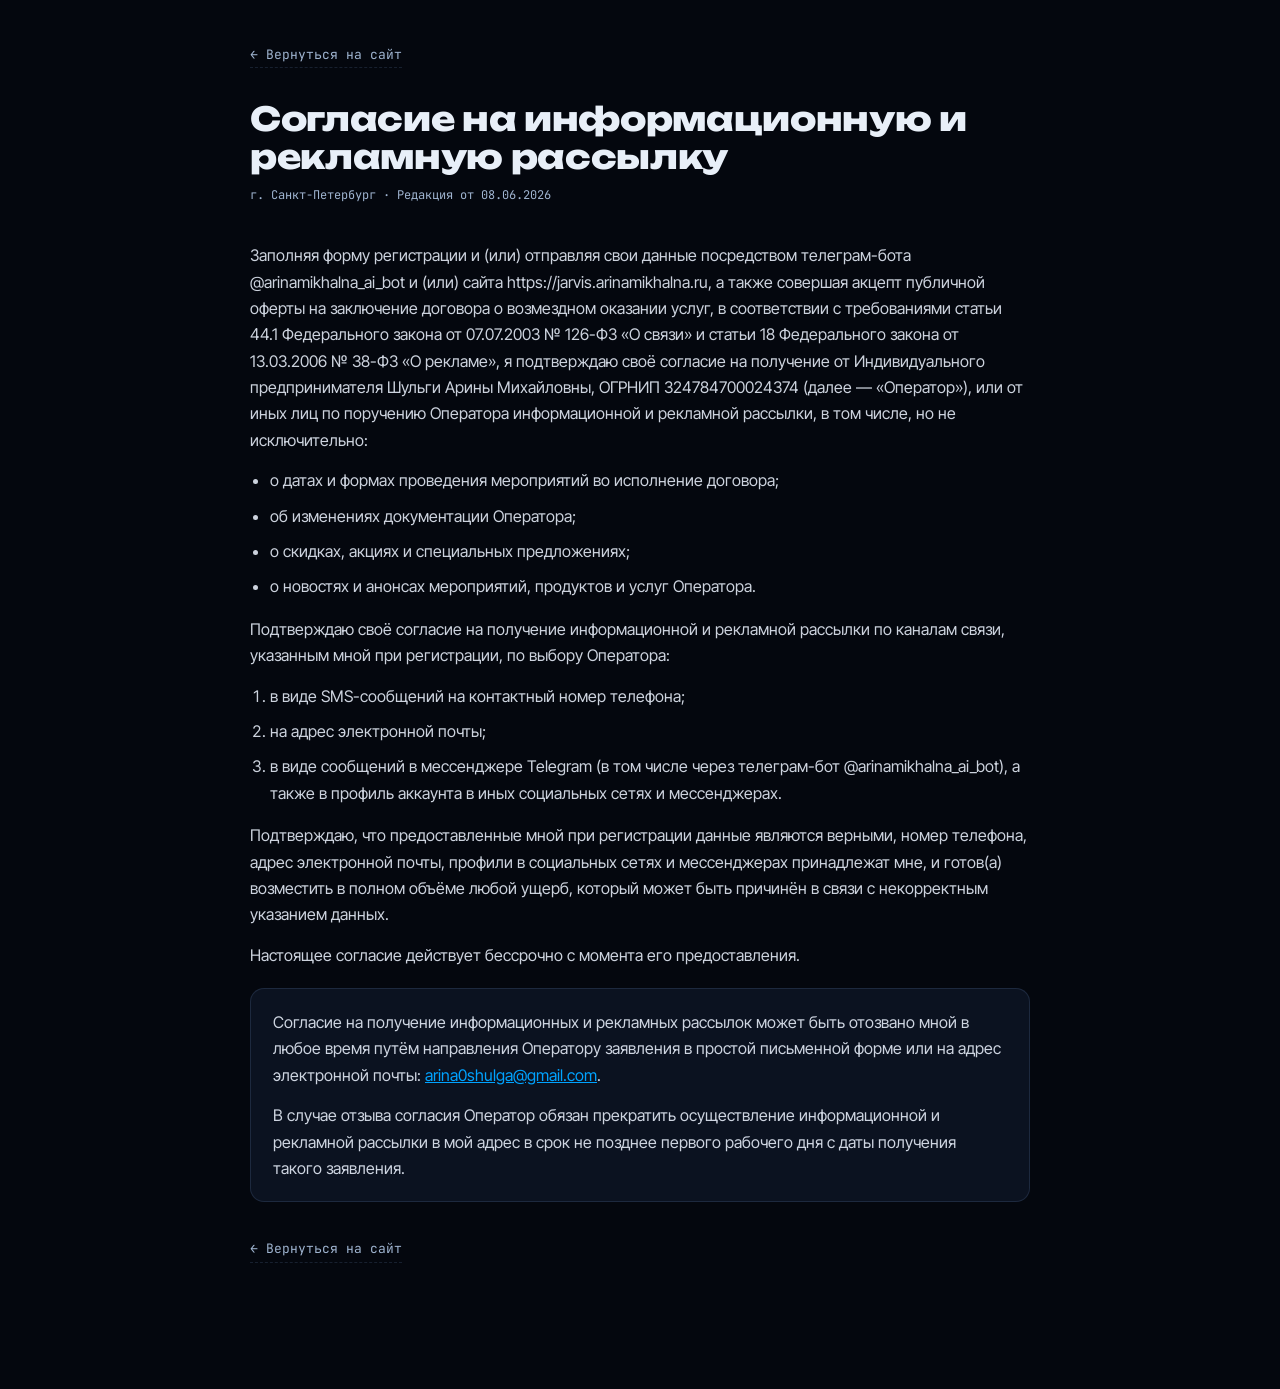
<file: consent.html>
<!DOCTYPE html>
<html lang="ru">
<head>
<meta charset="UTF-8" />
<meta name="viewport" content="width=device-width, initial-scale=1.0, viewport-fit=cover" />
<title>Согласие на информационную и рекламную рассылку — ДЖАРВИС за вечер</title>
<meta name="robots" content="index, follow" />
<link rel="icon" href="favicon.svg" type="image/svg+xml" />
<link rel="preconnect" href="https://fonts.googleapis.com" />
<link rel="preconnect" href="https://fonts.gstatic.com" crossorigin />
<link href="https://fonts.googleapis.com/css2?family=Unbounded:wght@600;800&family=JetBrains+Mono:wght@400;700&family=Inter+Tight:wght@400;500;600&display=swap" rel="stylesheet" />
<style>
  :root{--bg:#04070e;--panel:#0b1220;--line:rgba(122,162,214,.16);--accent:#00A3FF;--text:#e8eff8;--dim:#9fb4d0}
  *{margin:0;padding:0;box-sizing:border-box}
  body{background:var(--bg);color:var(--text);font-family:"Inter Tight",-apple-system,sans-serif;
       line-height:1.65;font-size:16px;-webkit-text-size-adjust:100%}
  .wrap{max-width:820px;margin:0 auto;padding:40px 20px 80px}
  .back{display:inline-block;font-family:"JetBrains Mono",monospace;font-size:13px;color:var(--dim);
        text-decoration:none;margin-bottom:32px;border-bottom:1px dashed var(--line);padding-bottom:2px}
  .back:hover{color:var(--accent);border-color:var(--accent)}
  h1{font-family:"Unbounded",sans-serif;font-weight:800;font-size:clamp(22px,4.2vw,33px);
     line-height:1.15;margin-bottom:10px;letter-spacing:-.01em}
  .upd{font-family:"JetBrains Mono",monospace;font-size:12px;color:var(--dim);margin-bottom:36px}
  p{margin-bottom:14px;color:rgba(232,239,250,.88)}
  ul,ol{margin:0 0 16px 20px}
  li{margin-bottom:9px;color:rgba(232,239,250,.88)}
  a{color:var(--accent)}
  .card{background:var(--panel);border:1px solid var(--line);border-radius:14px;padding:20px 22px;margin:20px 0}
  .card p:last-child{margin-bottom:0}
</style>
</head>
<body>
<div class="wrap">

  <a class="back" href="/">← Вернуться на сайт</a>

  <h1>Согласие на информационную и рекламную рассылку</h1>
  <div class="upd">г. Санкт-Петербург · Редакция от 08.06.2026</div>

  <p>Заполняя форму регистрации и (или) отправляя свои данные посредством телеграм-бота
     @arinamikhalna_ai_bot и (или) сайта https://jarvis.arinamikhalna.ru, а также совершая акцепт
     публичной оферты на заключение договора о возмездном оказании услуг, в соответствии с требованиями
     статьи 44.1 Федерального закона от 07.07.2003 № 126-ФЗ «О связи» и статьи 18 Федерального закона
     от 13.03.2006 № 38-ФЗ «О рекламе», я подтверждаю своё согласие на получение от Индивидуального
     предпринимателя Шульги Арины Михайловны, ОГРНИП 324784700024374 (далее — «Оператор»), или от иных
     лиц по поручению Оператора информационной и рекламной рассылки, в том числе, но не исключительно:</p>
  <ul>
    <li>о датах и формах проведения мероприятий во исполнение договора;</li>
    <li>об изменениях документации Оператора;</li>
    <li>о скидках, акциях и специальных предложениях;</li>
    <li>о новостях и анонсах мероприятий, продуктов и услуг Оператора.</li>
  </ul>

  <p>Подтверждаю своё согласие на получение информационной и рекламной рассылки по каналам связи,
     указанным мной при регистрации, по выбору Оператора:</p>
  <ol>
    <li>в виде SMS-сообщений на контактный номер телефона;</li>
    <li>на адрес электронной почты;</li>
    <li>в виде сообщений в мессенджере Telegram (в том числе через телеграм-бот @arinamikhalna_ai_bot),
        а также в профиль аккаунта в иных социальных сетях и мессенджерах.</li>
  </ol>

  <p>Подтверждаю, что предоставленные мной при регистрации данные являются верными, номер телефона,
     адрес электронной почты, профили в социальных сетях и мессенджерах принадлежат мне, и готов(а)
     возместить в полном объёме любой ущерб, который может быть причинён в связи с некорректным
     указанием данных.</p>

  <p>Настоящее согласие действует бессрочно с момента его предоставления.</p>

  <div class="card">
    <p>Согласие на получение информационных и рекламных рассылок может быть отозвано мной в любое время
       путём направления Оператору заявления в простой письменной форме или на адрес электронной почты:
       <a href="mailto:arina0shulga@gmail.com">arina0shulga@gmail.com</a>.</p>
    <p style="margin-top:10px">В случае отзыва согласия Оператор обязан прекратить осуществление
       информационной и рекламной рассылки в мой адрес в срок не позднее первого рабочего дня с даты
       получения такого заявления.</p>
  </div>

  <p style="margin-top:32px"><a class="back" href="/">← Вернуться на сайт</a></p>

</div>
</body>
</html>
</file>
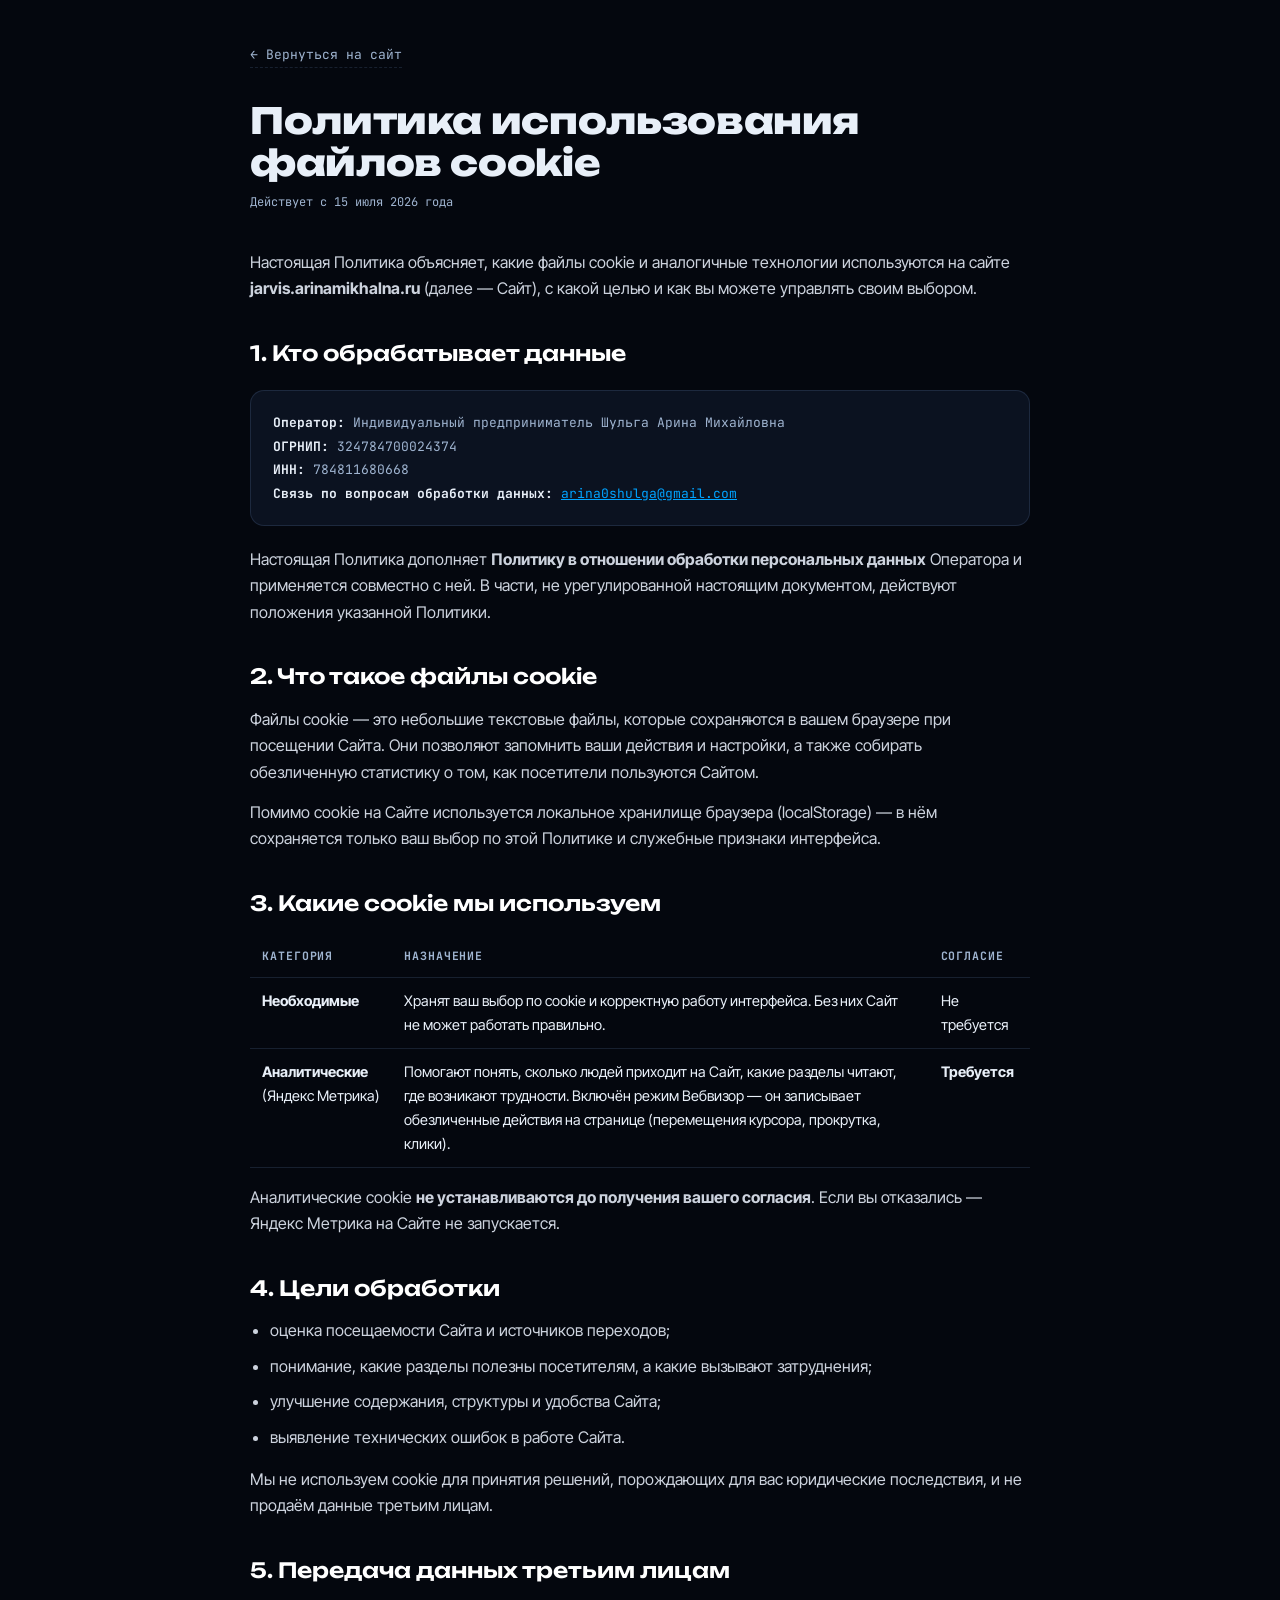
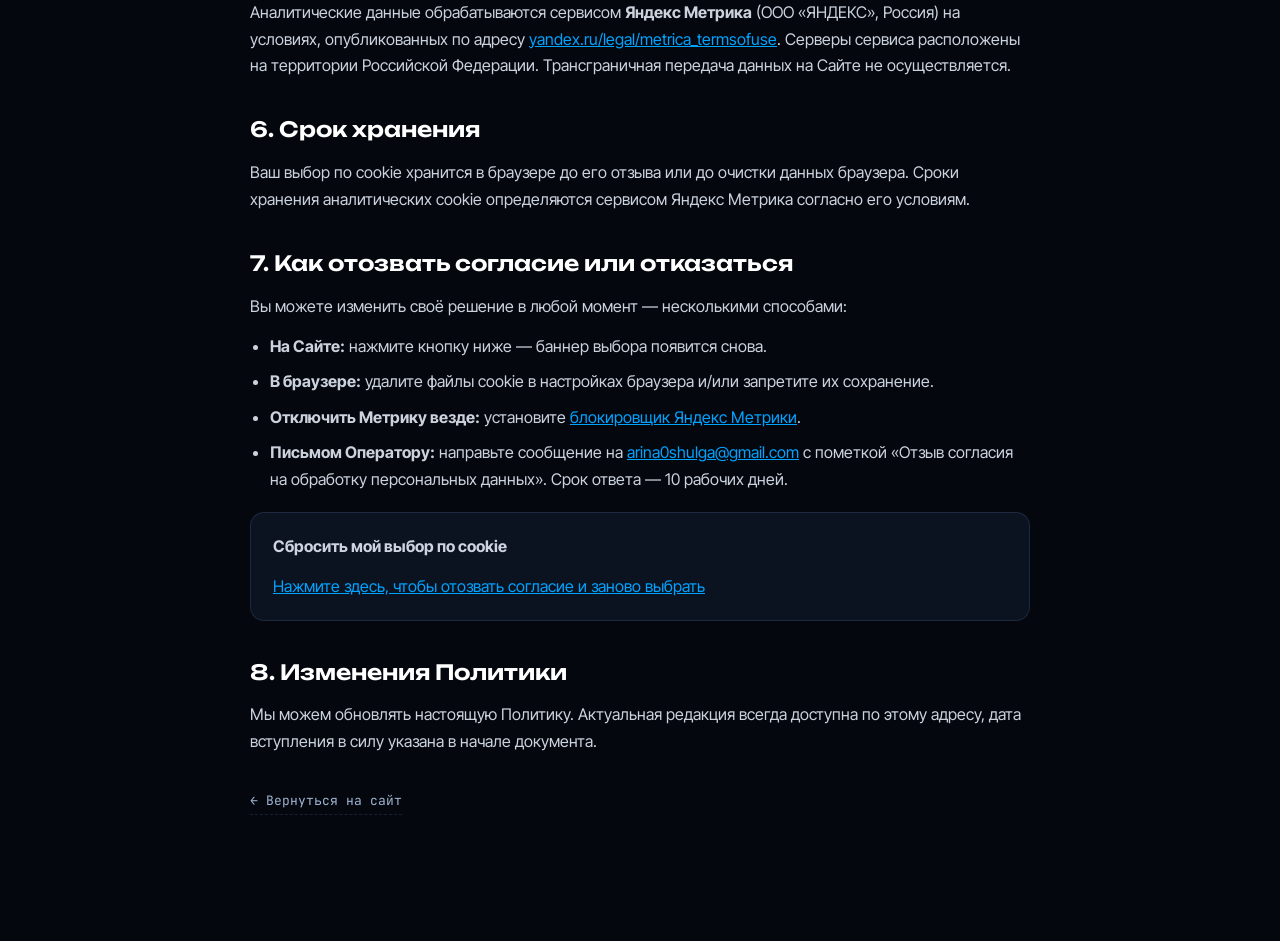
<file: cookie.html>
<!DOCTYPE html>
<html lang="ru">
<head>
<meta charset="UTF-8" />
<meta name="viewport" content="width=device-width, initial-scale=1.0, viewport-fit=cover" />
<title>Политика использования файлов cookie — ДЖАРВИС за вечер</title>
<meta name="robots" content="index, follow" />
<link rel="icon" href="favicon.svg" type="image/svg+xml" />
<link rel="preconnect" href="https://fonts.googleapis.com" />
<link rel="preconnect" href="https://fonts.gstatic.com" crossorigin />
<link href="https://fonts.googleapis.com/css2?family=Unbounded:wght@600;800&family=JetBrains+Mono:wght@400;700&family=Inter+Tight:wght@400;500;600&display=swap" rel="stylesheet" />
<style>
  :root{--bg:#04070e;--panel:#0b1220;--line:rgba(122,162,214,.16);--accent:#00A3FF;--text:#e8eff8;--dim:#9fb4d0}
  *{margin:0;padding:0;box-sizing:border-box}
  body{background:var(--bg);color:var(--text);font-family:"Inter Tight",-apple-system,sans-serif;
       line-height:1.65;font-size:16px;-webkit-text-size-adjust:100%}
  .wrap{max-width:820px;margin:0 auto;padding:40px 20px 80px}
  .back{display:inline-block;font-family:"JetBrains Mono",monospace;font-size:13px;color:var(--dim);
        text-decoration:none;margin-bottom:32px;border-bottom:1px dashed var(--line);padding-bottom:2px}
  .back:hover{color:var(--accent);border-color:var(--accent)}
  h1{font-family:"Unbounded",sans-serif;font-weight:800;font-size:clamp(24px,4.5vw,36px);
     line-height:1.15;margin-bottom:10px;letter-spacing:-.01em}
  .upd{font-family:"JetBrains Mono",monospace;font-size:12px;color:var(--dim);margin-bottom:36px}
  h2{font-family:"Unbounded",sans-serif;font-weight:600;font-size:clamp(17px,2.6vw,21px);
     margin:34px 0 12px;color:#fff}
  p{margin-bottom:14px;color:rgba(232,239,250,.88)}
  ul{margin:0 0 16px 20px}
  li{margin-bottom:9px;color:rgba(232,239,250,.88)}
  a{color:var(--accent)}
  .card{background:var(--panel);border:1px solid var(--line);border-radius:14px;padding:20px 22px;margin:20px 0}
  .card p:last-child{margin-bottom:0}
  table{width:100%;border-collapse:collapse;margin:16px 0;font-size:14.5px;display:block;overflow-x:auto}
  th,td{text-align:left;padding:11px 12px;border-bottom:1px solid var(--line);vertical-align:top}
  th{font-family:"JetBrains Mono",monospace;font-size:11.5px;letter-spacing:.08em;
     text-transform:uppercase;color:var(--dim);font-weight:700;white-space:nowrap}
  .req{font-family:"JetBrains Mono",monospace;font-size:13px;color:var(--dim);line-height:1.8}
  .req b{color:var(--text)}
</style>
</head>
<body>
<div class="wrap">

  <a class="back" href="/">← Вернуться на сайт</a>

  <h1>Политика использования файлов cookie</h1>
  <div class="upd">Действует с 15 июля 2026 года</div>

  <p>Настоящая Политика объясняет, какие файлы cookie и аналогичные технологии используются на сайте
     <b>jarvis.arinamikhalna.ru</b> (далее — Сайт), с какой целью и как вы можете управлять своим выбором.</p>

  <h2>1. Кто обрабатывает данные</h2>
  <div class="card req">
    <b>Оператор:</b> Индивидуальный предприниматель Шульга Арина Михайловна<br>
    <b>ОГРНИП:</b> 324784700024374<br>
    <b>ИНН:</b> 784811680668<br>
    <b>Связь по вопросам обработки данных:</b>
    <a href="mailto:arina0shulga@gmail.com">arina0shulga@gmail.com</a>
  </div>
  <p>Настоящая Политика дополняет <b>Политику в отношении обработки персональных данных</b>
     Оператора и применяется совместно с ней. В части, не урегулированной настоящим документом,
     действуют положения указанной Политики.</p>

  <h2>2. Что такое файлы cookie</h2>
  <p>Файлы cookie — это небольшие текстовые файлы, которые сохраняются в вашем браузере при посещении Сайта.
     Они позволяют запомнить ваши действия и настройки, а также собирать обезличенную статистику
     о том, как посетители пользуются Сайтом.</p>
  <p>Помимо cookie на Сайте используется локальное хранилище браузера (localStorage) — в нём сохраняется
     только ваш выбор по этой Политике и служебные признаки интерфейса.</p>

  <h2>3. Какие cookie мы используем</h2>

  <table>
    <tr><th>Категория</th><th>Назначение</th><th>Согласие</th></tr>
    <tr>
      <td><b>Необходимые</b></td>
      <td>Хранят ваш выбор по cookie и корректную работу интерфейса. Без них Сайт не может работать правильно.</td>
      <td>Не требуется</td>
    </tr>
    <tr>
      <td><b>Аналитические</b><br>(Яндекс&nbsp;Метрика)</td>
      <td>Помогают понять, сколько людей приходит на Сайт, какие разделы читают, где возникают трудности.
          Включён режим Вебвизор — он записывает обезличенные действия на странице
          (перемещения курсора, прокрутка, клики).</td>
      <td><b>Требуется</b></td>
    </tr>
  </table>

  <p>Аналитические cookie <b>не устанавливаются до получения вашего согласия</b>. Если вы отказались —
     Яндекс Метрика на Сайте не запускается.</p>

  <h2>4. Цели обработки</h2>
  <ul>
    <li>оценка посещаемости Сайта и источников переходов;</li>
    <li>понимание, какие разделы полезны посетителям, а какие вызывают затруднения;</li>
    <li>улучшение содержания, структуры и удобства Сайта;</li>
    <li>выявление технических ошибок в работе Сайта.</li>
  </ul>
  <p>Мы не используем cookie для принятия решений, порождающих для вас юридические последствия,
     и не продаём данные третьим лицам.</p>

  <h2>5. Передача данных третьим лицам</h2>
  <p>Аналитические данные обрабатываются сервисом <b>Яндекс Метрика</b> (ООО «ЯНДЕКС», Россия) на условиях,
     опубликованных по адресу
     <a href="https://yandex.ru/legal/metrica_termsofuse/" target="_blank" rel="noopener">yandex.ru/legal/metrica_termsofuse</a>.
     Серверы сервиса расположены на территории Российской Федерации. Трансграничная передача данных
     на Сайте не осуществляется.</p>

  <h2>6. Срок хранения</h2>
  <p>Ваш выбор по cookie хранится в браузере до его отзыва или до очистки данных браузера.
     Сроки хранения аналитических cookie определяются сервисом Яндекс Метрика согласно его условиям.</p>

  <h2>7. Как отозвать согласие или отказаться</h2>
  <p>Вы можете изменить своё решение в любой момент — несколькими способами:</p>
  <ul>
    <li><b>На Сайте:</b> нажмите кнопку ниже — баннер выбора появится снова.</li>
    <li><b>В браузере:</b> удалите файлы cookie в настройках браузера и/или запретите их сохранение.</li>
    <li><b>Отключить Метрику везде:</b> установите
        <a href="https://yandex.ru/support/metrica/general/opt-out.html" target="_blank" rel="noopener">блокировщик Яндекс Метрики</a>.</li>
    <li><b>Письмом Оператору:</b> направьте сообщение на
        <a href="mailto:arina0shulga@gmail.com?subject=%D0%9E%D1%82%D0%B7%D1%8B%D0%B2%20%D1%81%D0%BE%D0%B3%D0%BB%D0%B0%D1%81%D0%B8%D1%8F%20%D0%BD%D0%B0%20%D0%BE%D0%B1%D1%80%D0%B0%D0%B1%D0%BE%D1%82%D0%BA%D1%83%20%D0%BF%D0%B5%D1%80%D1%81%D0%BE%D0%BD%D0%B0%D0%BB%D1%8C%D0%BD%D1%8B%D1%85%20%D0%B4%D0%B0%D0%BD%D0%BD%D1%8B%D1%85">arina0shulga@gmail.com</a>
        с пометкой «Отзыв согласия на обработку персональных данных». Срок ответа — 10 рабочих дней.</li>
  </ul>

  <div class="card">
    <p><b>Сбросить мой выбор по cookie</b></p>
    <p style="margin:10px 0 0">
      <a href="#" id="resetCookie">Нажмите здесь, чтобы отозвать согласие и заново выбрать</a>
      <span id="resetDone" style="display:none;color:var(--accent)"> — выбор сброшен, обновите страницу</span>
    </p>
  </div>

  <h2>8. Изменения Политики</h2>
  <p>Мы можем обновлять настоящую Политику. Актуальная редакция всегда доступна по этому адресу,
     дата вступления в силу указана в начале документа.</p>

  <p style="margin-top:32px"><a class="back" href="/">← Вернуться на сайт</a></p>

</div>

<script>
document.getElementById('resetCookie').addEventListener('click', function (e) {
  e.preventDefault();
  try { localStorage.removeItem('jarvis_cookie_consent'); } catch (err) {}
  document.getElementById('resetDone').style.display = 'inline';
});
</script>

</body>
</html>
</file>
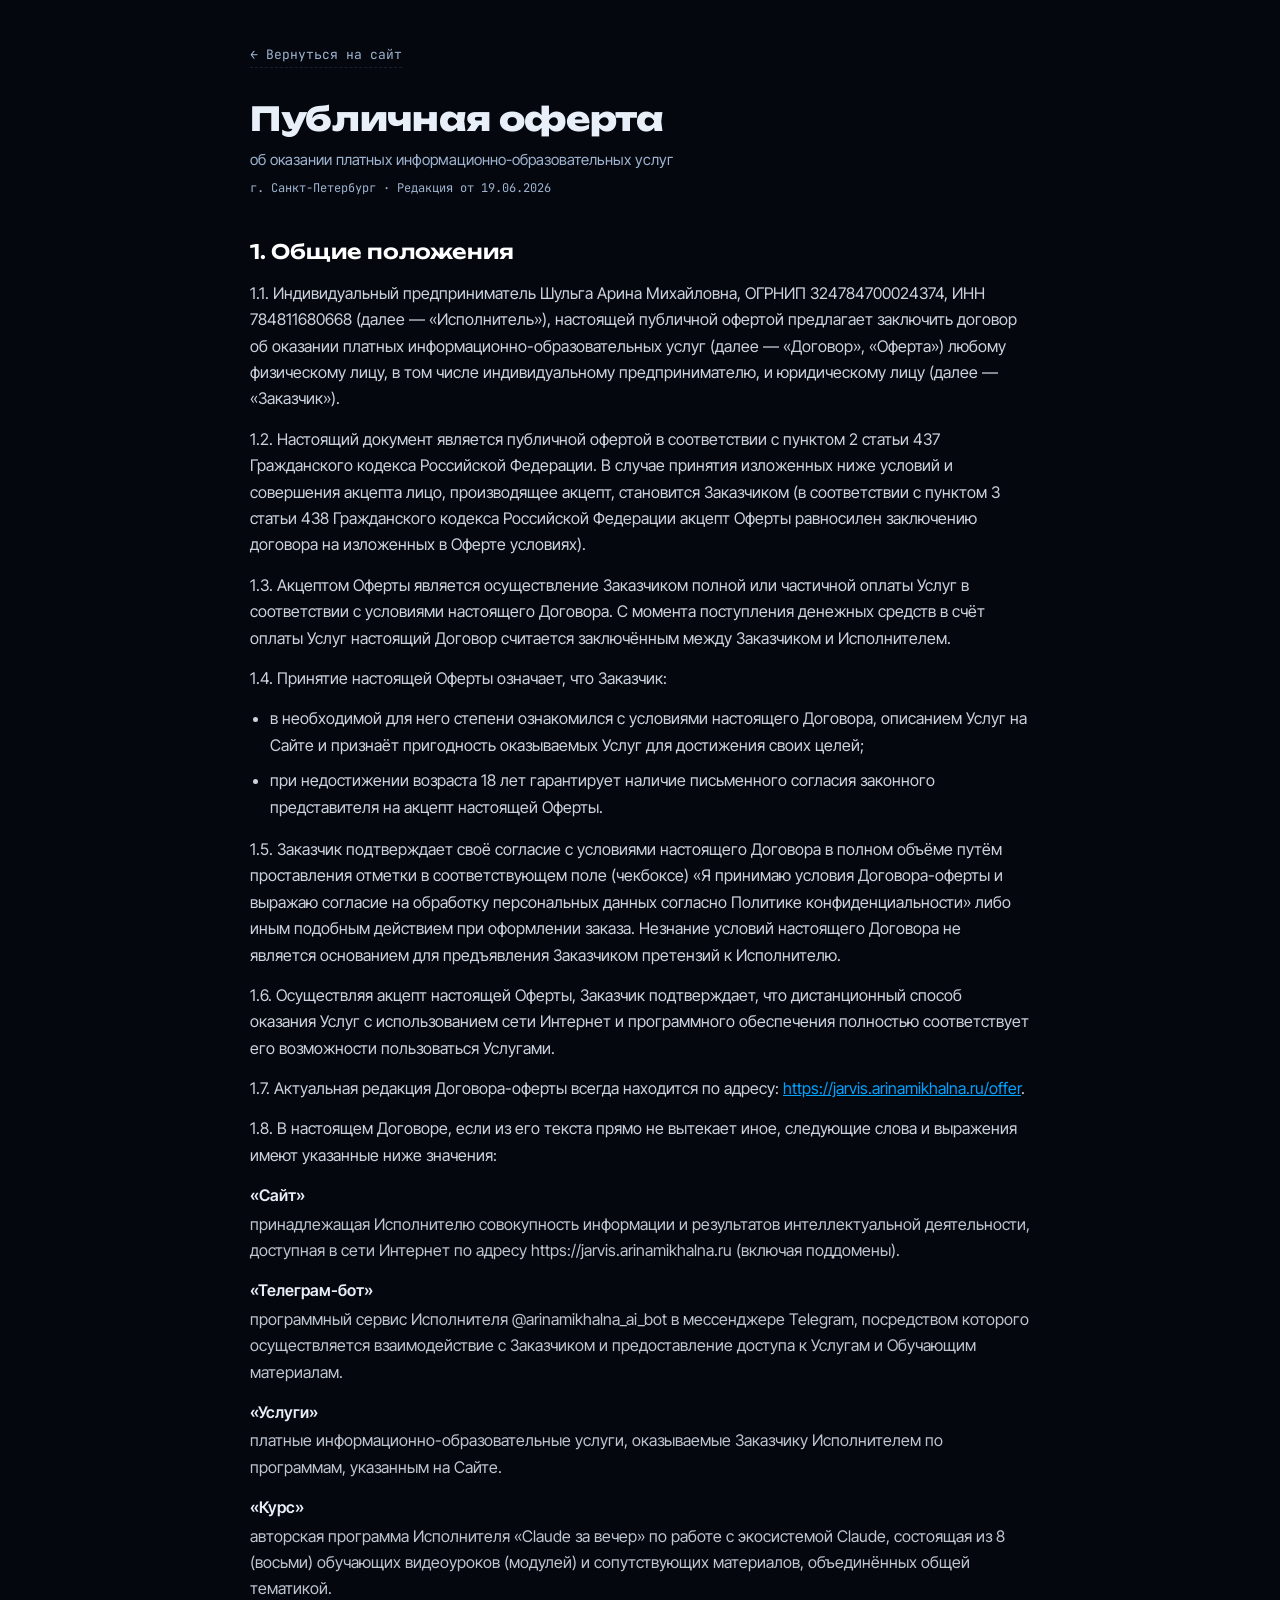
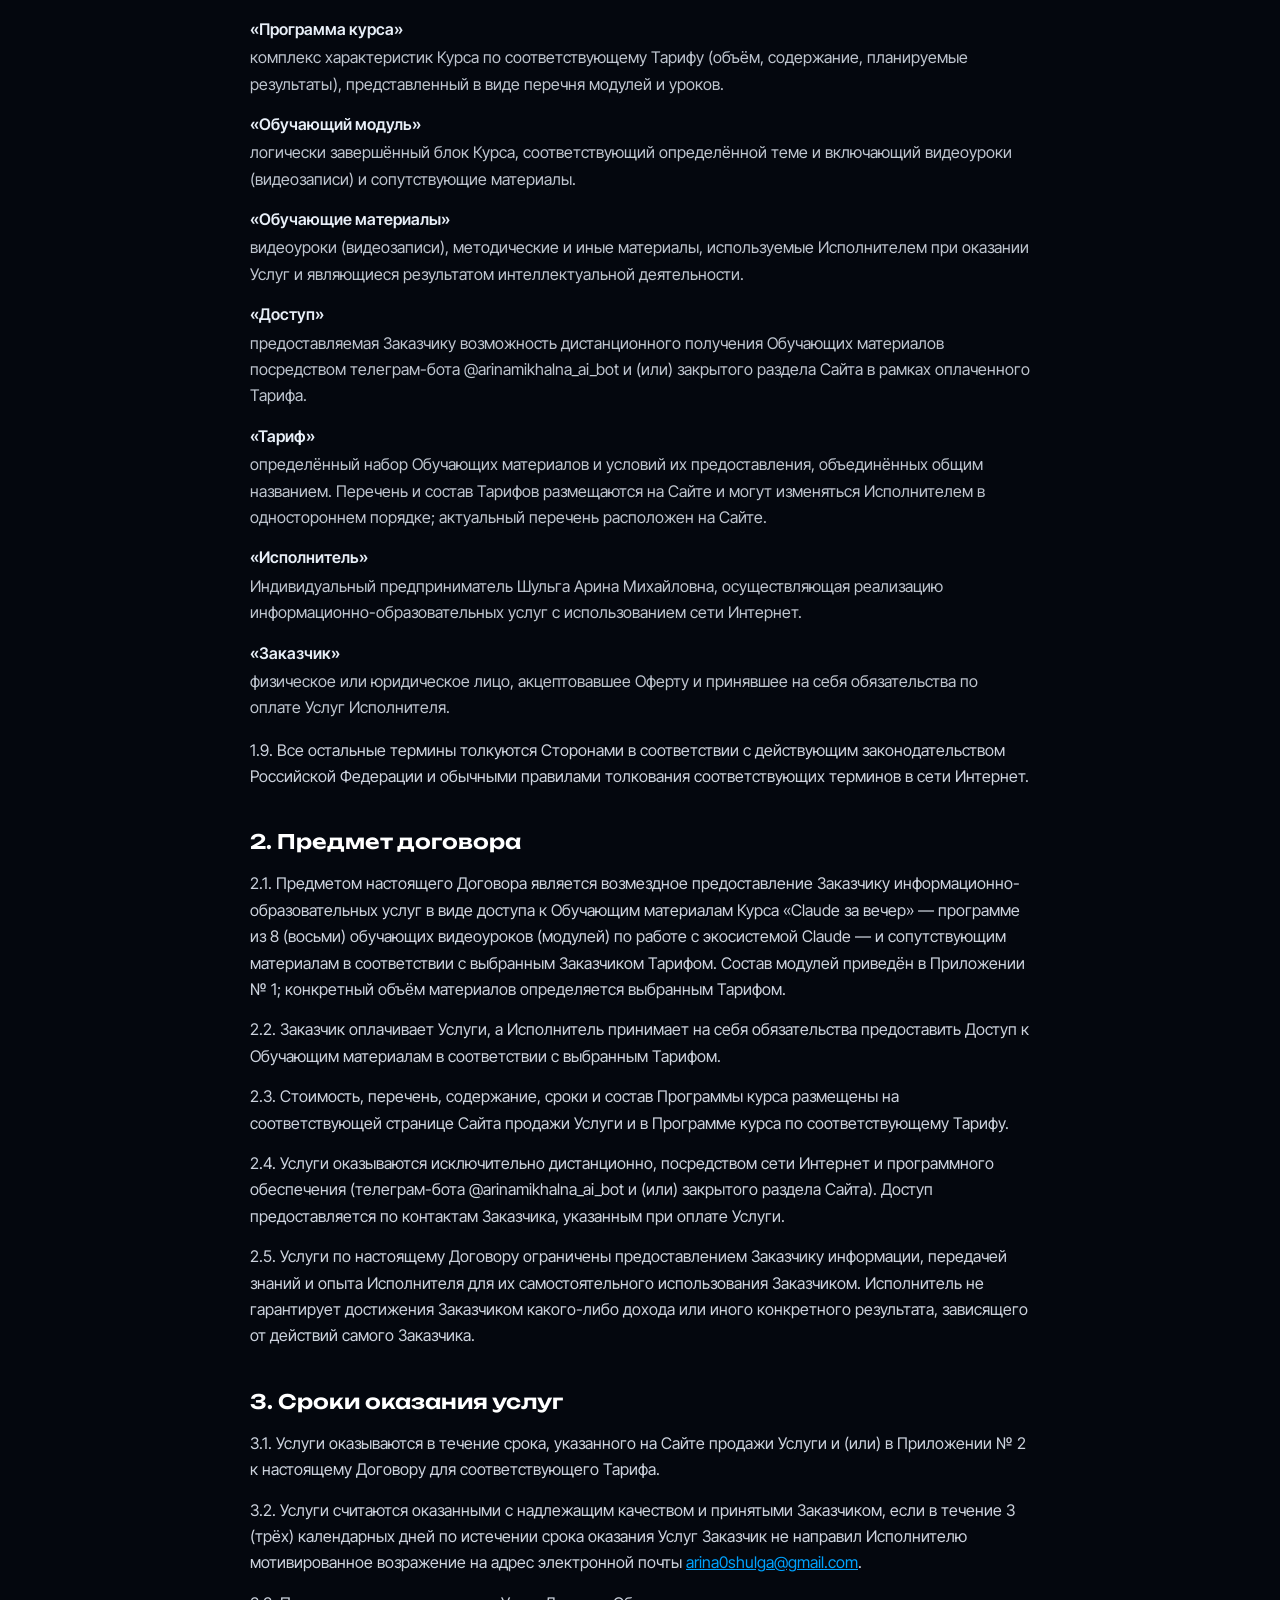
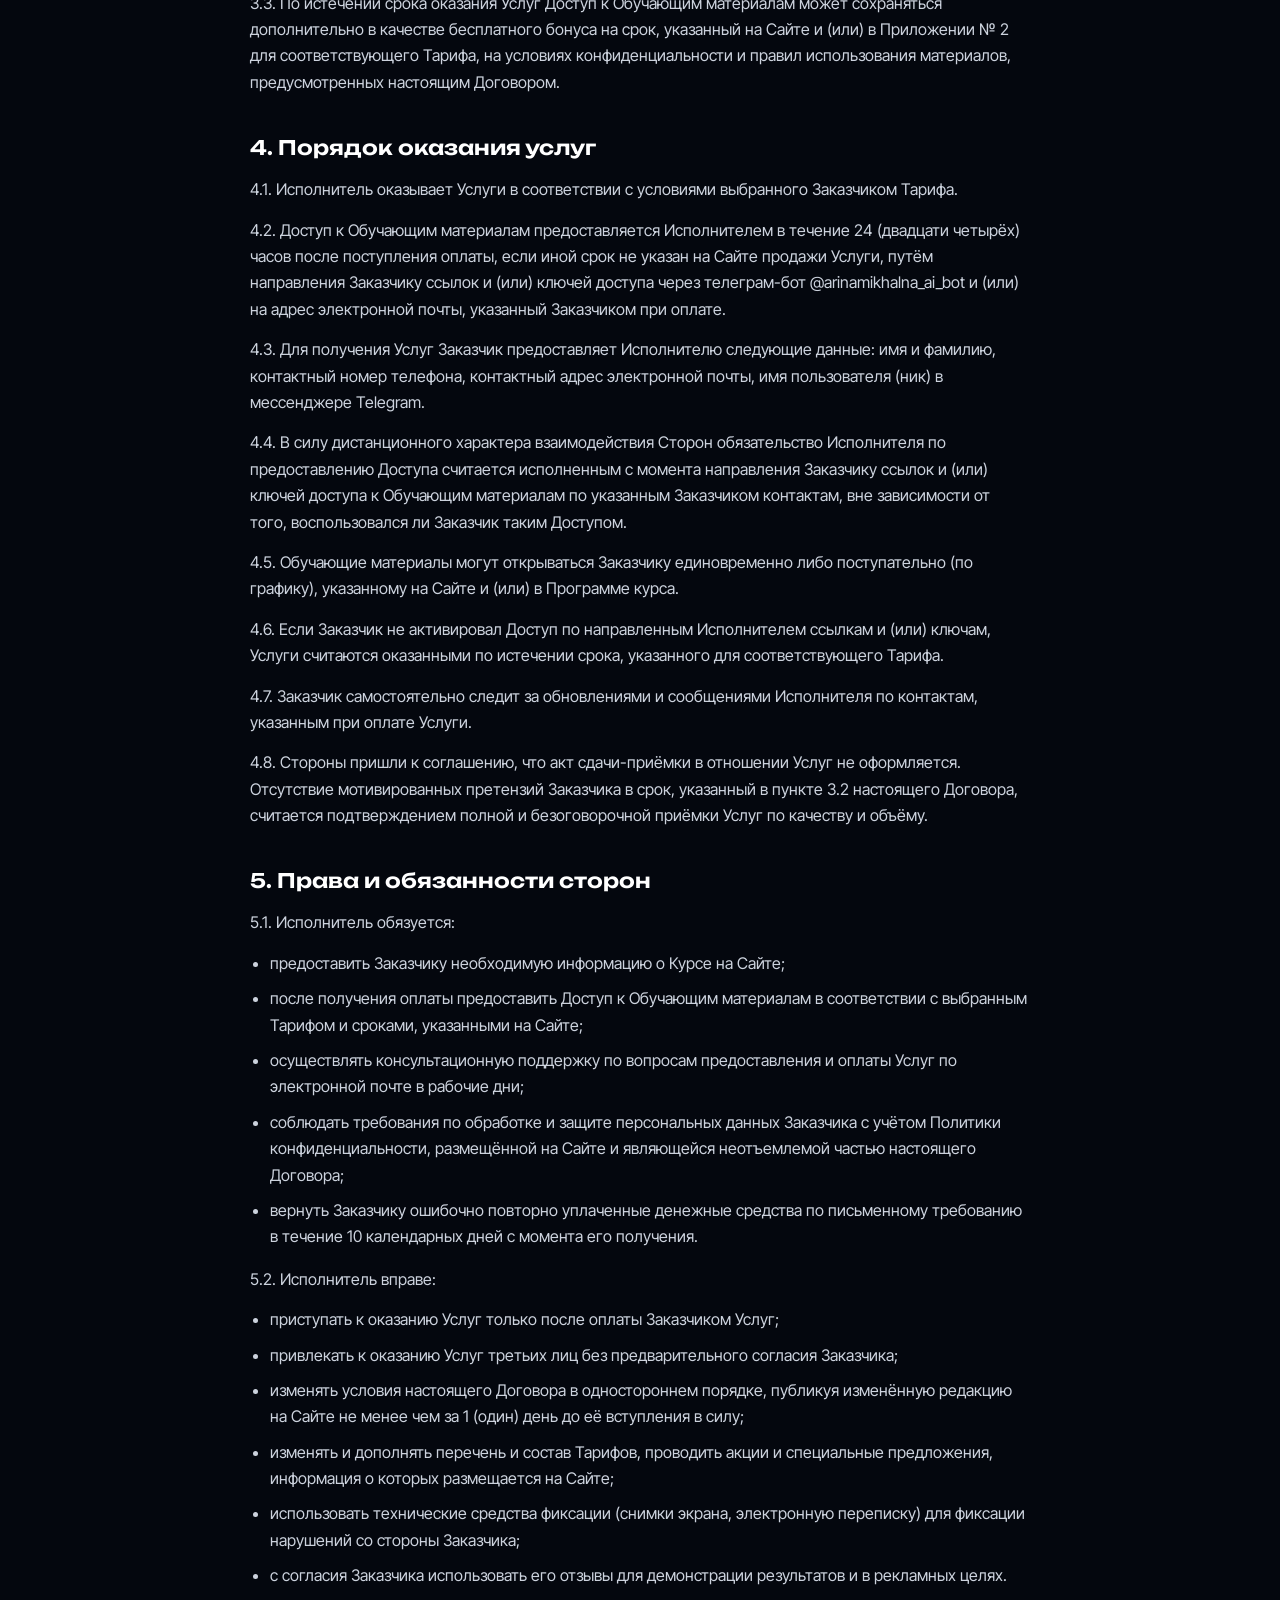
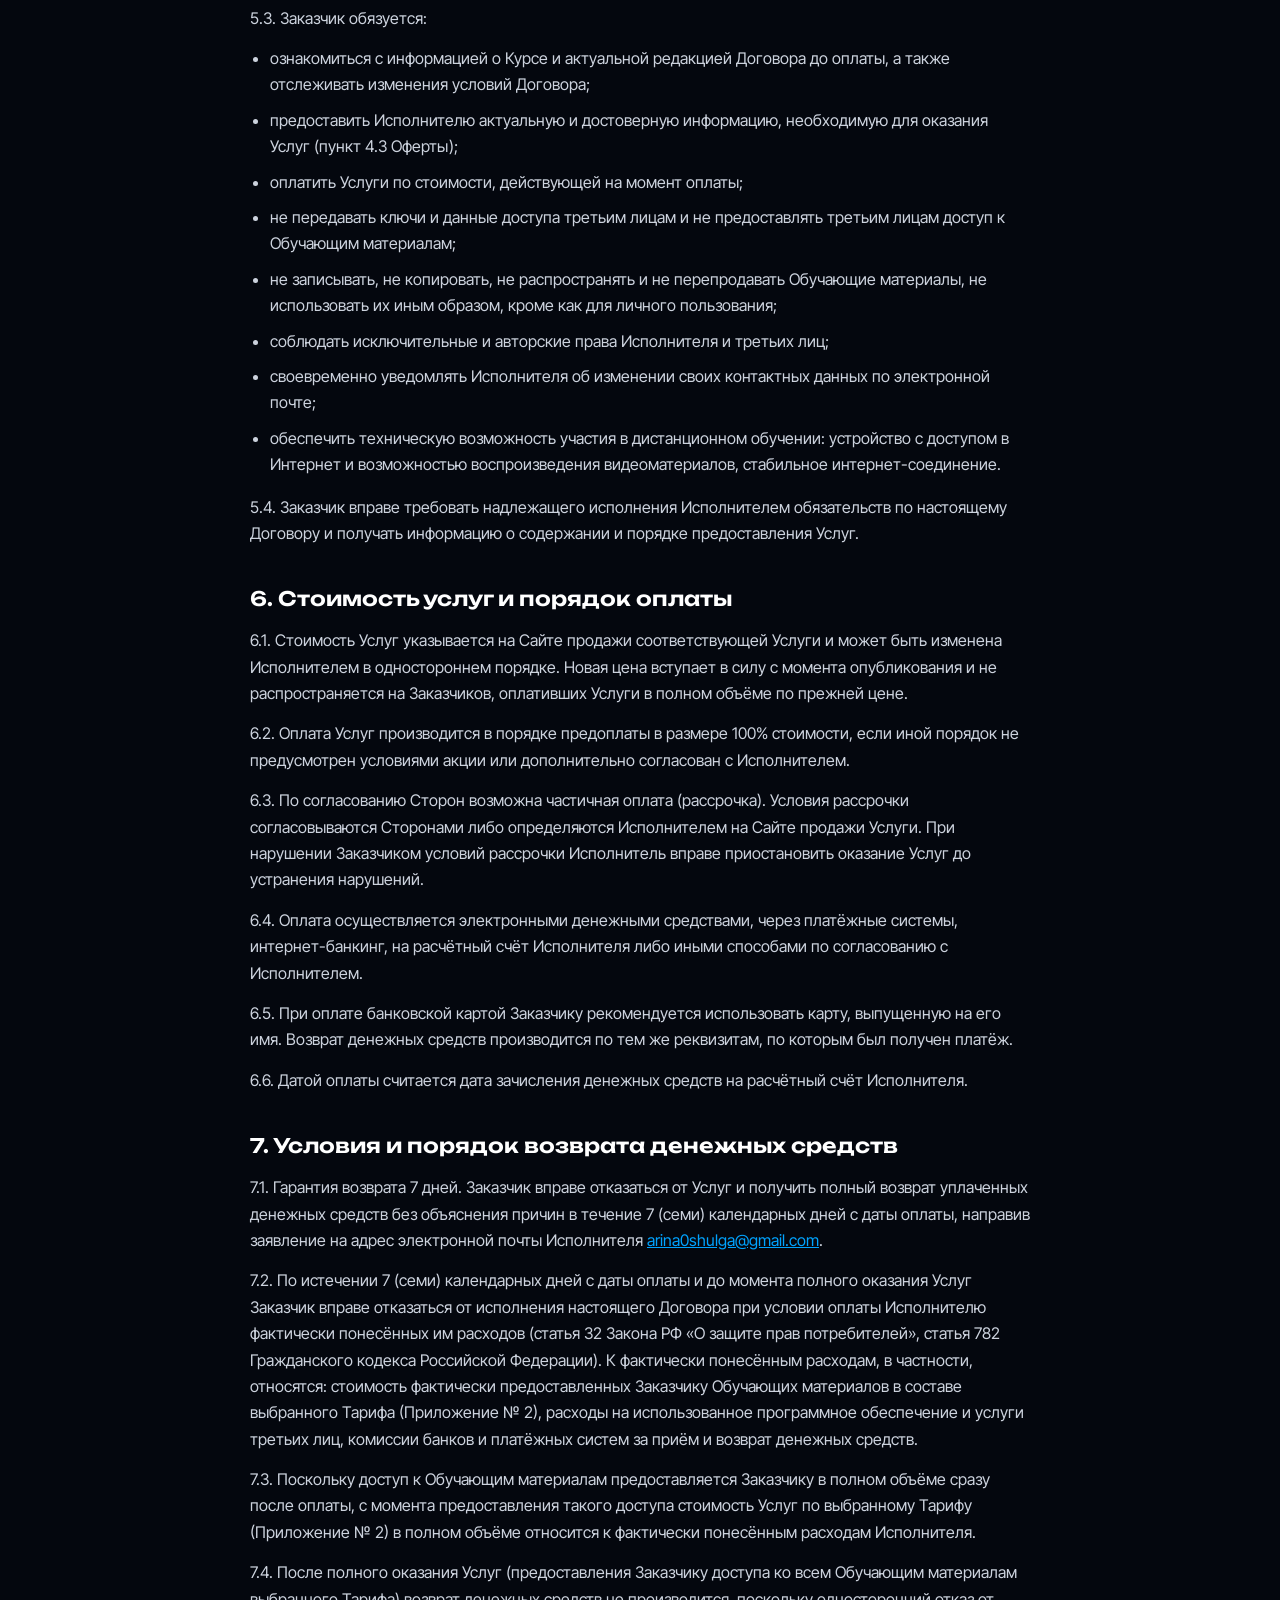
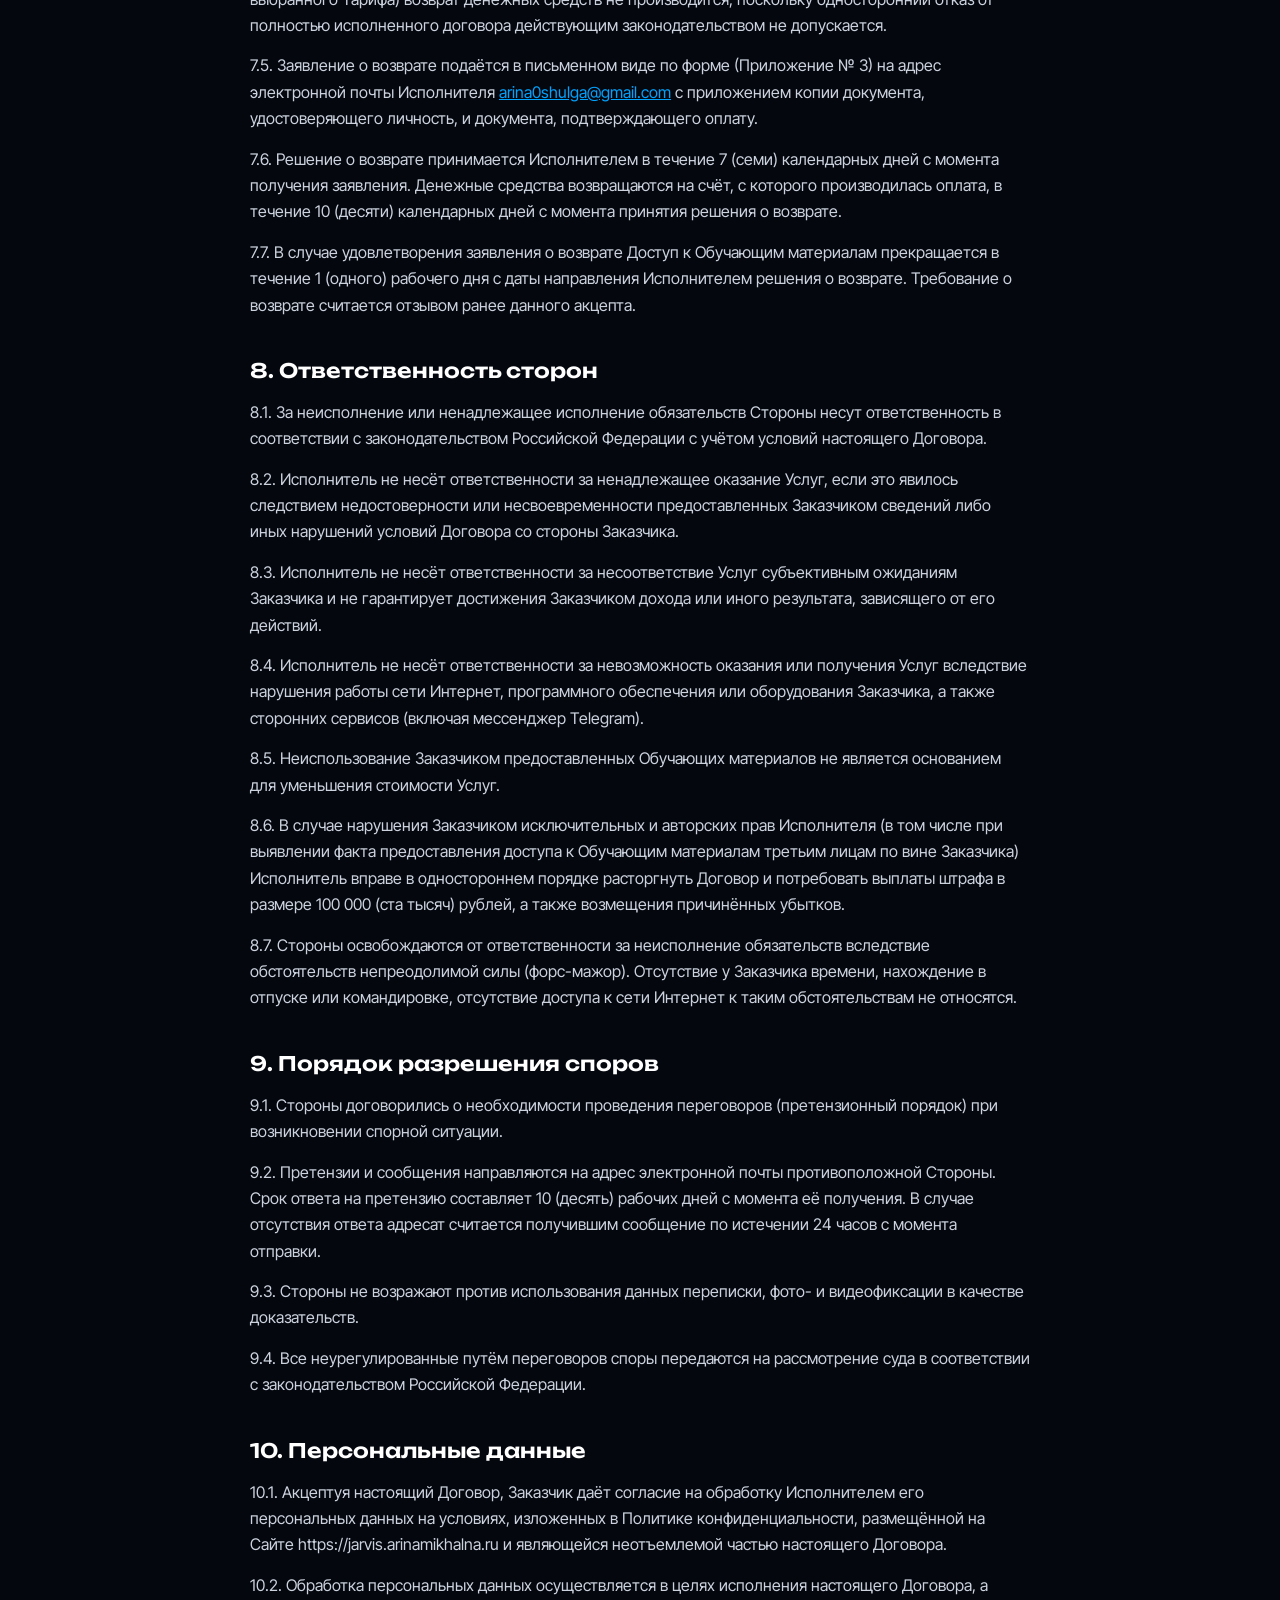
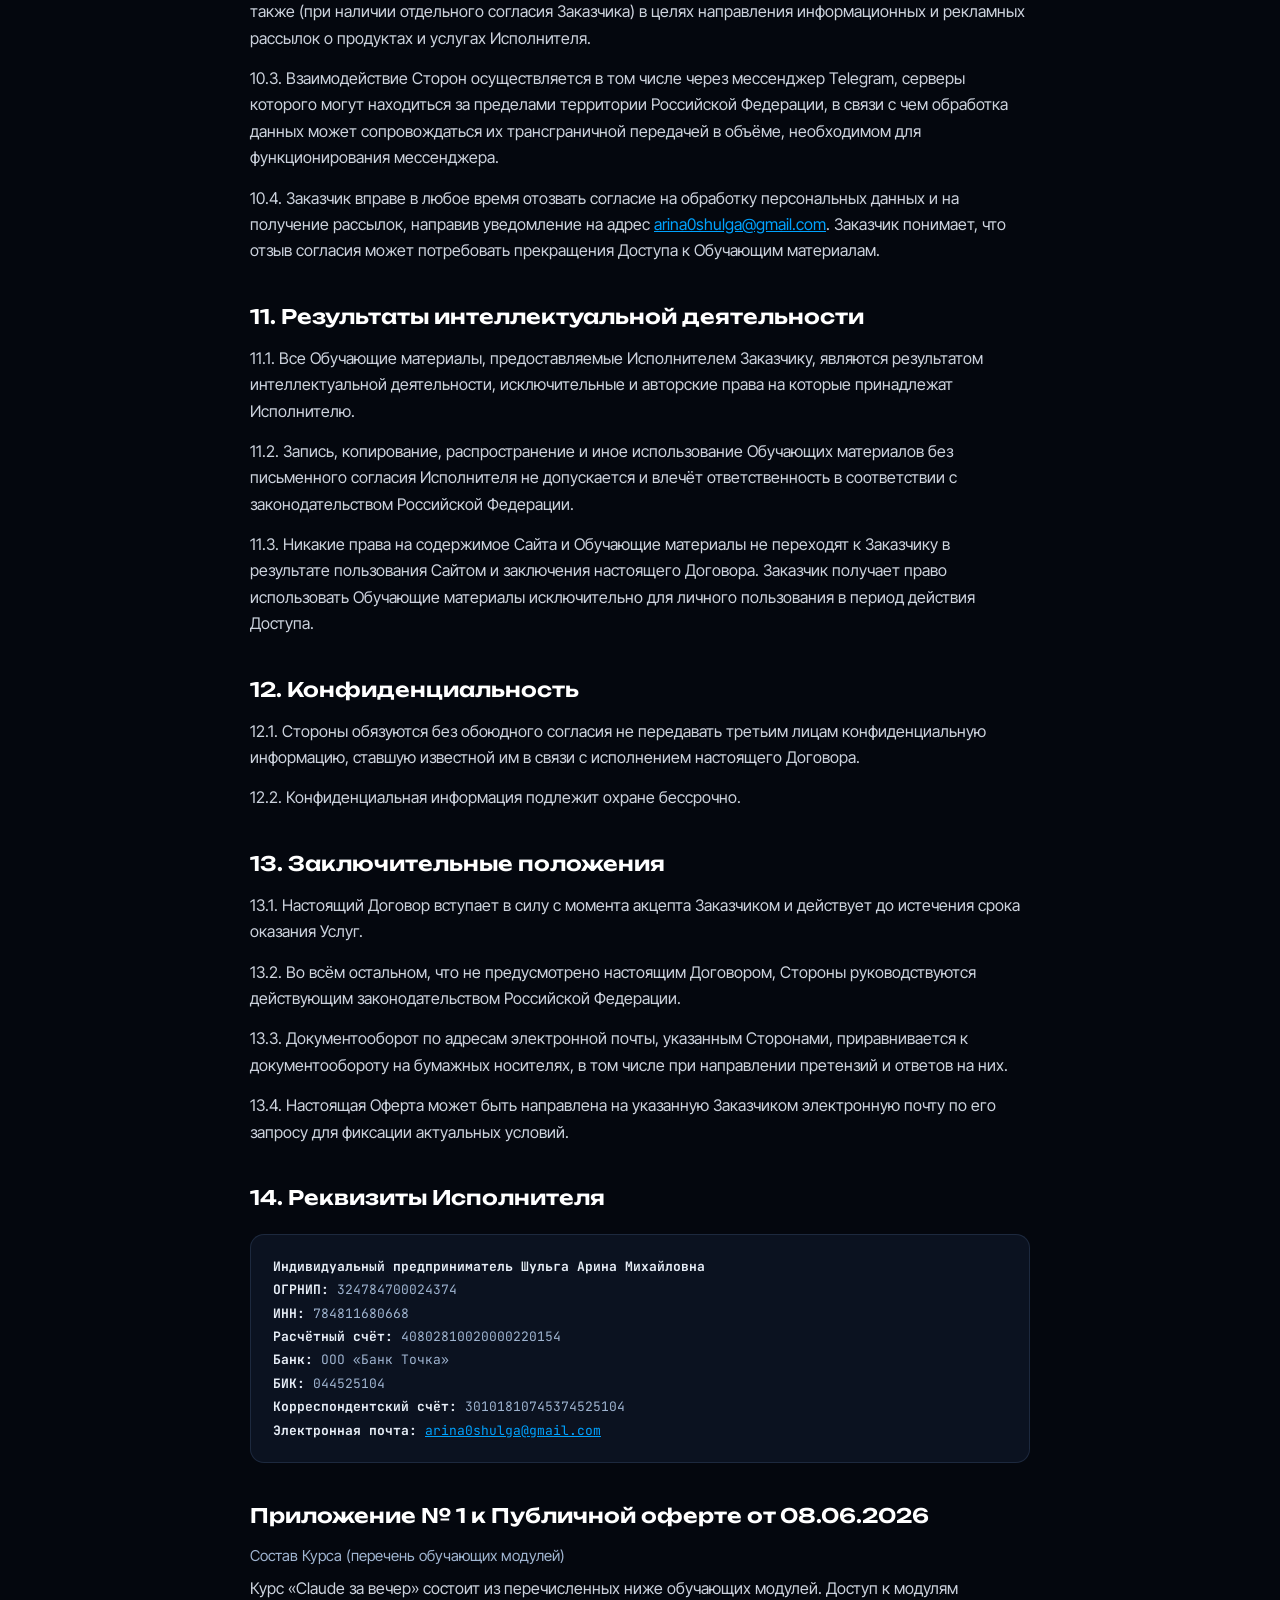
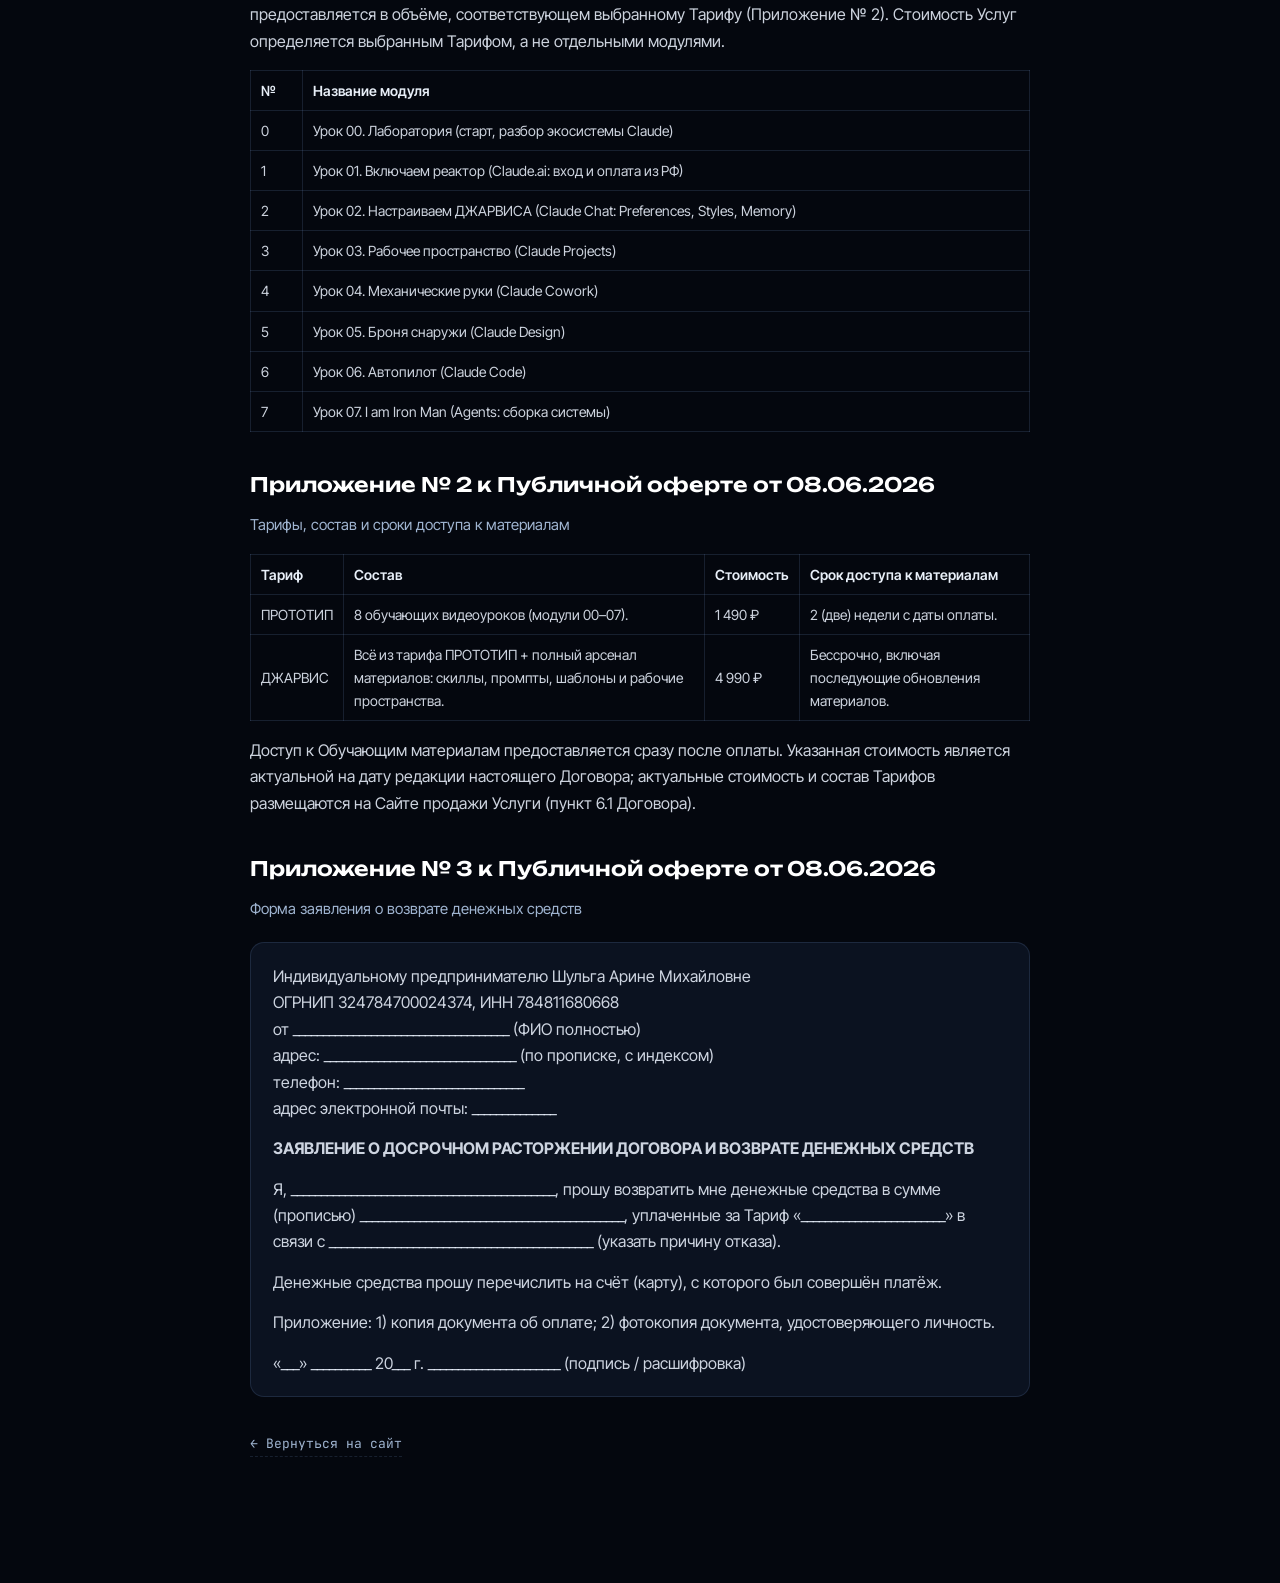
<file: offer.html>
<!DOCTYPE html>
<html lang="ru">
<head>
<meta charset="UTF-8" />
<meta name="viewport" content="width=device-width, initial-scale=1.0, viewport-fit=cover" />
<title>Публичная оферта — ДЖАРВИС за вечер</title>
<meta name="robots" content="index, follow" />
<link rel="icon" href="favicon.svg" type="image/svg+xml" />
<link rel="preconnect" href="https://fonts.googleapis.com" />
<link rel="preconnect" href="https://fonts.gstatic.com" crossorigin />
<link href="https://fonts.googleapis.com/css2?family=Unbounded:wght@600;800&family=JetBrains+Mono:wght@400;700&family=Inter+Tight:wght@400;500;600&display=swap" rel="stylesheet" />
<style>
  :root{--bg:#04070e;--panel:#0b1220;--line:rgba(122,162,214,.16);--accent:#00A3FF;--text:#e8eff8;--dim:#9fb4d0}
  *{margin:0;padding:0;box-sizing:border-box}
  body{background:var(--bg);color:var(--text);font-family:"Inter Tight",-apple-system,sans-serif;
       line-height:1.65;font-size:16px;-webkit-text-size-adjust:100%}
  .wrap{max-width:820px;margin:0 auto;padding:40px 20px 80px}
  .back{display:inline-block;font-family:"JetBrains Mono",monospace;font-size:13px;color:var(--dim);
        text-decoration:none;margin-bottom:32px;border-bottom:1px dashed var(--line);padding-bottom:2px}
  .back:hover{color:var(--accent);border-color:var(--accent)}
  h1{font-family:"Unbounded",sans-serif;font-weight:800;font-size:clamp(22px,4.2vw,33px);
     line-height:1.15;margin-bottom:10px;letter-spacing:-.01em}
  .sub{font-size:15px;color:var(--dim);margin-bottom:6px}
  .upd{font-family:"JetBrains Mono",monospace;font-size:12px;color:var(--dim);margin-bottom:36px}
  h2{font-family:"Unbounded",sans-serif;font-weight:600;font-size:clamp(16px,2.4vw,20px);
     margin:36px 0 12px;color:#fff}
  p{margin-bottom:14px;color:rgba(232,239,250,.88)}
  ul{margin:0 0 16px 20px}
  li{margin-bottom:9px;color:rgba(232,239,250,.88)}
  a{color:var(--accent)}
  .card{background:var(--panel);border:1px solid var(--line);border-radius:14px;padding:20px 22px;margin:20px 0}
  .card p:last-child{margin-bottom:0}
  dl{margin:0 0 16px}
  dt{font-weight:600;color:var(--text);margin-top:14px}
  dd{margin:2px 0 0;color:rgba(232,239,250,.82)}
  .req{font-family:"JetBrains Mono",monospace;font-size:13px;color:var(--dim);line-height:1.8}
  .req b{color:var(--text)}
  .tbl{overflow-x:auto;-webkit-overflow-scrolling:touch;margin:16px 0}
  table{width:100%;min-width:520px;border-collapse:collapse}
  th,td{border:1px solid var(--line);padding:8px 10px;text-align:left;color:rgba(232,239,250,.88);font-size:14px}
  th{color:var(--text);font-weight:600}
</style>
</head>
<body>
<div class="wrap">

  <a class="back" href="/">← Вернуться на сайт</a>

  <h1>Публичная оферта</h1>
  <div class="sub">об оказании платных информационно-образовательных услуг</div>
  <div class="upd">г. Санкт-Петербург · Редакция от 19.06.2026</div>

  <h2>1. Общие положения</h2>
  <p>1.1. Индивидуальный предприниматель Шульга Арина Михайловна, ОГРНИП 324784700024374, ИНН 784811680668 (далее — «Исполнитель»), настоящей публичной офертой предлагает заключить договор об оказании платных информационно-образовательных услуг (далее — «Договор», «Оферта») любому физическому лицу, в том числе индивидуальному предпринимателю, и юридическому лицу (далее — «Заказчик»).</p>
  <p>1.2. Настоящий документ является публичной офертой в соответствии с пунктом 2 статьи 437 Гражданского кодекса Российской Федерации. В случае принятия изложенных ниже условий и совершения акцепта лицо, производящее акцепт, становится Заказчиком (в соответствии с пунктом 3 статьи 438 Гражданского кодекса Российской Федерации акцепт Оферты равносилен заключению договора на изложенных в Оферте условиях).</p>
  <p>1.3. Акцептом Оферты является осуществление Заказчиком полной или частичной оплаты Услуг в соответствии с условиями настоящего Договора. С момента поступления денежных средств в счёт оплаты Услуг настоящий Договор считается заключённым между Заказчиком и Исполнителем.</p>
  <p>1.4. Принятие настоящей Оферты означает, что Заказчик:</p>
  <ul>
    <li>в необходимой для него степени ознакомился с условиями настоящего Договора, описанием Услуг на Сайте и признаёт пригодность оказываемых Услуг для достижения своих целей;</li>
    <li>при недостижении возраста 18 лет гарантирует наличие письменного согласия законного представителя на акцепт настоящей Оферты.</li>
  </ul>
  <p>1.5. Заказчик подтверждает своё согласие с условиями настоящего Договора в полном объёме путём проставления отметки в соответствующем поле (чекбоксе) «Я принимаю условия Договора-оферты и выражаю согласие на обработку персональных данных согласно Политике конфиденциальности» либо иным подобным действием при оформлении заказа. Незнание условий настоящего Договора не является основанием для предъявления Заказчиком претензий к Исполнителю.</p>
  <p>1.6. Осуществляя акцепт настоящей Оферты, Заказчик подтверждает, что дистанционный способ оказания Услуг с использованием сети Интернет и программного обеспечения полностью соответствует его возможности пользоваться Услугами.</p>
  <p>1.7. Актуальная редакция Договора-оферты всегда находится по адресу: <a href="https://jarvis.arinamikhalna.ru/offer">https://jarvis.arinamikhalna.ru/offer</a>.</p>
  <p>1.8. В настоящем Договоре, если из его текста прямо не вытекает иное, следующие слова и выражения имеют указанные ниже значения:</p>
  <dl>
    <dt>«Сайт»</dt>
    <dd>принадлежащая Исполнителю совокупность информации и результатов интеллектуальной деятельности, доступная в сети Интернет по адресу https://jarvis.arinamikhalna.ru (включая поддомены).</dd>

    <dt>«Телеграм-бот»</dt>
    <dd>программный сервис Исполнителя @arinamikhalna_ai_bot в мессенджере Telegram, посредством которого осуществляется взаимодействие с Заказчиком и предоставление доступа к Услугам и Обучающим материалам.</dd>

    <dt>«Услуги»</dt>
    <dd>платные информационно-образовательные услуги, оказываемые Заказчику Исполнителем по программам, указанным на Сайте.</dd>

    <dt>«Курс»</dt>
    <dd>авторская программа Исполнителя «Claude за вечер» по работе с экосистемой Claude, состоящая из 8 (восьми) обучающих видеоуроков (модулей) и сопутствующих материалов, объединённых общей тематикой.</dd>

    <dt>«Программа курса»</dt>
    <dd>комплекс характеристик Курса по соответствующему Тарифу (объём, содержание, планируемые результаты), представленный в виде перечня модулей и уроков.</dd>

    <dt>«Обучающий модуль»</dt>
    <dd>логически завершённый блок Курса, соответствующий определённой теме и включающий видеоуроки (видеозаписи) и сопутствующие материалы.</dd>

    <dt>«Обучающие материалы»</dt>
    <dd>видеоуроки (видеозаписи), методические и иные материалы, используемые Исполнителем при оказании Услуг и являющиеся результатом интеллектуальной деятельности.</dd>

    <dt>«Доступ»</dt>
    <dd>предоставляемая Заказчику возможность дистанционного получения Обучающих материалов посредством телеграм-бота @arinamikhalna_ai_bot и (или) закрытого раздела Сайта в рамках оплаченного Тарифа.</dd>

    <dt>«Тариф»</dt>
    <dd>определённый набор Обучающих материалов и условий их предоставления, объединённых общим названием. Перечень и состав Тарифов размещаются на Сайте и могут изменяться Исполнителем в одностороннем порядке; актуальный перечень расположен на Сайте.</dd>

    <dt>«Исполнитель»</dt>
    <dd>Индивидуальный предприниматель Шульга Арина Михайловна, осуществляющая реализацию информационно-образовательных услуг с использованием сети Интернет.</dd>

    <dt>«Заказчик»</dt>
    <dd>физическое или юридическое лицо, акцептовавшее Оферту и принявшее на себя обязательства по оплате Услуг Исполнителя.</dd>
  </dl>
  <p>1.9. Все остальные термины толкуются Сторонами в соответствии с действующим законодательством Российской Федерации и обычными правилами толкования соответствующих терминов в сети Интернет.</p>

  <h2>2. Предмет договора</h2>
  <p>2.1. Предметом настоящего Договора является возмездное предоставление Заказчику информационно-образовательных услуг в виде доступа к Обучающим материалам Курса «Claude за вечер» — программе из 8 (восьми) обучающих видеоуроков (модулей) по работе с экосистемой Claude — и сопутствующим материалам в соответствии с выбранным Заказчиком Тарифом. Состав модулей приведён в Приложении № 1; конкретный объём материалов определяется выбранным Тарифом.</p>
  <p>2.2. Заказчик оплачивает Услуги, а Исполнитель принимает на себя обязательства предоставить Доступ к Обучающим материалам в соответствии с выбранным Тарифом.</p>
  <p>2.3. Стоимость, перечень, содержание, сроки и состав Программы курса размещены на соответствующей странице Сайта продажи Услуги и в Программе курса по соответствующему Тарифу.</p>
  <p>2.4. Услуги оказываются исключительно дистанционно, посредством сети Интернет и программного обеспечения (телеграм-бота @arinamikhalna_ai_bot и (или) закрытого раздела Сайта). Доступ предоставляется по контактам Заказчика, указанным при оплате Услуги.</p>
  <p>2.5. Услуги по настоящему Договору ограничены предоставлением Заказчику информации, передачей знаний и опыта Исполнителя для их самостоятельного использования Заказчиком. Исполнитель не гарантирует достижения Заказчиком какого-либо дохода или иного конкретного результата, зависящего от действий самого Заказчика.</p>

  <h2>3. Сроки оказания услуг</h2>
  <p>3.1. Услуги оказываются в течение срока, указанного на Сайте продажи Услуги и (или) в Приложении № 2 к настоящему Договору для соответствующего Тарифа.</p>
  <p>3.2. Услуги считаются оказанными с надлежащим качеством и принятыми Заказчиком, если в течение 3 (трёх) календарных дней по истечении срока оказания Услуг Заказчик не направил Исполнителю мотивированное возражение на адрес электронной почты <a href="mailto:arina0shulga@gmail.com">arina0shulga@gmail.com</a>.</p>
  <p>3.3. По истечении срока оказания Услуг Доступ к Обучающим материалам может сохраняться дополнительно в качестве бесплатного бонуса на срок, указанный на Сайте и (или) в Приложении № 2 для соответствующего Тарифа, на условиях конфиденциальности и правил использования материалов, предусмотренных настоящим Договором.</p>

  <h2>4. Порядок оказания услуг</h2>
  <p>4.1. Исполнитель оказывает Услуги в соответствии с условиями выбранного Заказчиком Тарифа.</p>
  <p>4.2. Доступ к Обучающим материалам предоставляется Исполнителем в течение 24 (двадцати четырёх) часов после поступления оплаты, если иной срок не указан на Сайте продажи Услуги, путём направления Заказчику ссылок и (или) ключей доступа через телеграм-бот @arinamikhalna_ai_bot и (или) на адрес электронной почты, указанный Заказчиком при оплате.</p>
  <p>4.3. Для получения Услуг Заказчик предоставляет Исполнителю следующие данные: имя и фамилию, контактный номер телефона, контактный адрес электронной почты, имя пользователя (ник) в мессенджере Telegram.</p>
  <p>4.4. В силу дистанционного характера взаимодействия Сторон обязательство Исполнителя по предоставлению Доступа считается исполненным с момента направления Заказчику ссылок и (или) ключей доступа к Обучающим материалам по указанным Заказчиком контактам, вне зависимости от того, воспользовался ли Заказчик таким Доступом.</p>
  <p>4.5. Обучающие материалы могут открываться Заказчику единовременно либо поступательно (по графику), указанному на Сайте и (или) в Программе курса.</p>
  <p>4.6. Если Заказчик не активировал Доступ по направленным Исполнителем ссылкам и (или) ключам, Услуги считаются оказанными по истечении срока, указанного для соответствующего Тарифа.</p>
  <p>4.7. Заказчик самостоятельно следит за обновлениями и сообщениями Исполнителя по контактам, указанным при оплате Услуги.</p>
  <p>4.8. Стороны пришли к соглашению, что акт сдачи-приёмки в отношении Услуг не оформляется. Отсутствие мотивированных претензий Заказчика в срок, указанный в пункте 3.2 настоящего Договора, считается подтверждением полной и безоговорочной приёмки Услуг по качеству и объёму.</p>

  <h2>5. Права и обязанности сторон</h2>
  <p>5.1. Исполнитель обязуется:</p>
  <ul>
    <li>предоставить Заказчику необходимую информацию о Курсе на Сайте;</li>
    <li>после получения оплаты предоставить Доступ к Обучающим материалам в соответствии с выбранным Тарифом и сроками, указанными на Сайте;</li>
    <li>осуществлять консультационную поддержку по вопросам предоставления и оплаты Услуг по электронной почте в рабочие дни;</li>
    <li>соблюдать требования по обработке и защите персональных данных Заказчика с учётом Политики конфиденциальности, размещённой на Сайте и являющейся неотъемлемой частью настоящего Договора;</li>
    <li>вернуть Заказчику ошибочно повторно уплаченные денежные средства по письменному требованию в течение 10 календарных дней с момента его получения.</li>
  </ul>
  <p>5.2. Исполнитель вправе:</p>
  <ul>
    <li>приступать к оказанию Услуг только после оплаты Заказчиком Услуг;</li>
    <li>привлекать к оказанию Услуг третьих лиц без предварительного согласия Заказчика;</li>
    <li>изменять условия настоящего Договора в одностороннем порядке, публикуя изменённую редакцию на Сайте не менее чем за 1 (один) день до её вступления в силу;</li>
    <li>изменять и дополнять перечень и состав Тарифов, проводить акции и специальные предложения, информация о которых размещается на Сайте;</li>
    <li>использовать технические средства фиксации (снимки экрана, электронную переписку) для фиксации нарушений со стороны Заказчика;</li>
    <li>с согласия Заказчика использовать его отзывы для демонстрации результатов и в рекламных целях.</li>
  </ul>
  <p>5.3. Заказчик обязуется:</p>
  <ul>
    <li>ознакомиться с информацией о Курсе и актуальной редакцией Договора до оплаты, а также отслеживать изменения условий Договора;</li>
    <li>предоставить Исполнителю актуальную и достоверную информацию, необходимую для оказания Услуг (пункт 4.3 Оферты);</li>
    <li>оплатить Услуги по стоимости, действующей на момент оплаты;</li>
    <li>не передавать ключи и данные доступа третьим лицам и не предоставлять третьим лицам доступ к Обучающим материалам;</li>
    <li>не записывать, не копировать, не распространять и не перепродавать Обучающие материалы, не использовать их иным образом, кроме как для личного пользования;</li>
    <li>соблюдать исключительные и авторские права Исполнителя и третьих лиц;</li>
    <li>своевременно уведомлять Исполнителя об изменении своих контактных данных по электронной почте;</li>
    <li>обеспечить техническую возможность участия в дистанционном обучении: устройство с доступом в Интернет и возможностью воспроизведения видеоматериалов, стабильное интернет-соединение.</li>
  </ul>
  <p>5.4. Заказчик вправе требовать надлежащего исполнения Исполнителем обязательств по настоящему Договору и получать информацию о содержании и порядке предоставления Услуг.</p>

  <h2>6. Стоимость услуг и порядок оплаты</h2>
  <p>6.1. Стоимость Услуг указывается на Сайте продажи соответствующей Услуги и может быть изменена Исполнителем в одностороннем порядке. Новая цена вступает в силу с момента опубликования и не распространяется на Заказчиков, оплативших Услуги в полном объёме по прежней цене.</p>
  <p>6.2. Оплата Услуг производится в порядке предоплаты в размере 100% стоимости, если иной порядок не предусмотрен условиями акции или дополнительно согласован с Исполнителем.</p>
  <p>6.3. По согласованию Сторон возможна частичная оплата (рассрочка). Условия рассрочки согласовываются Сторонами либо определяются Исполнителем на Сайте продажи Услуги. При нарушении Заказчиком условий рассрочки Исполнитель вправе приостановить оказание Услуг до устранения нарушений.</p>
  <p>6.4. Оплата осуществляется электронными денежными средствами, через платёжные системы, интернет-банкинг, на расчётный счёт Исполнителя либо иными способами по согласованию с Исполнителем.</p>
  <p>6.5. При оплате банковской картой Заказчику рекомендуется использовать карту, выпущенную на его имя. Возврат денежных средств производится по тем же реквизитам, по которым был получен платёж.</p>
  <p>6.6. Датой оплаты считается дата зачисления денежных средств на расчётный счёт Исполнителя.</p>

  <h2>7. Условия и порядок возврата денежных средств</h2>
  <p>7.1. Гарантия возврата 7 дней. Заказчик вправе отказаться от Услуг и получить полный возврат уплаченных денежных средств без объяснения причин в течение 7 (семи) календарных дней с даты оплаты, направив заявление на адрес электронной почты Исполнителя <a href="mailto:arina0shulga@gmail.com">arina0shulga@gmail.com</a>.</p>
  <p>7.2. По истечении 7 (семи) календарных дней с даты оплаты и до момента полного оказания Услуг Заказчик вправе отказаться от исполнения настоящего Договора при условии оплаты Исполнителю фактически понесённых им расходов (статья 32 Закона РФ «О защите прав потребителей», статья 782 Гражданского кодекса Российской Федерации). К фактически понесённым расходам, в частности, относятся: стоимость фактически предоставленных Заказчику Обучающих материалов в составе выбранного Тарифа (Приложение № 2), расходы на использованное программное обеспечение и услуги третьих лиц, комиссии банков и платёжных систем за приём и возврат денежных средств.</p>
  <p>7.3. Поскольку доступ к Обучающим материалам предоставляется Заказчику в полном объёме сразу после оплаты, с момента предоставления такого доступа стоимость Услуг по выбранному Тарифу (Приложение № 2) в полном объёме относится к фактически понесённым расходам Исполнителя.</p>
  <p>7.4. После полного оказания Услуг (предоставления Заказчику доступа ко всем Обучающим материалам выбранного Тарифа) возврат денежных средств не производится, поскольку односторонний отказ от полностью исполненного договора действующим законодательством не допускается.</p>
  <p>7.5. Заявление о возврате подаётся в письменном виде по форме (Приложение № 3) на адрес электронной почты Исполнителя <a href="mailto:arina0shulga@gmail.com">arina0shulga@gmail.com</a> с приложением копии документа, удостоверяющего личность, и документа, подтверждающего оплату.</p>
  <p>7.6. Решение о возврате принимается Исполнителем в течение 7 (семи) календарных дней с момента получения заявления. Денежные средства возвращаются на счёт, с которого производилась оплата, в течение 10 (десяти) календарных дней с момента принятия решения о возврате.</p>
  <p>7.7. В случае удовлетворения заявления о возврате Доступ к Обучающим материалам прекращается в течение 1 (одного) рабочего дня с даты направления Исполнителем решения о возврате. Требование о возврате считается отзывом ранее данного акцепта.</p>

  <h2>8. Ответственность сторон</h2>
  <p>8.1. За неисполнение или ненадлежащее исполнение обязательств Стороны несут ответственность в соответствии с законодательством Российской Федерации с учётом условий настоящего Договора.</p>
  <p>8.2. Исполнитель не несёт ответственности за ненадлежащее оказание Услуг, если это явилось следствием недостоверности или несвоевременности предоставленных Заказчиком сведений либо иных нарушений условий Договора со стороны Заказчика.</p>
  <p>8.3. Исполнитель не несёт ответственности за несоответствие Услуг субъективным ожиданиям Заказчика и не гарантирует достижения Заказчиком дохода или иного результата, зависящего от его действий.</p>
  <p>8.4. Исполнитель не несёт ответственности за невозможность оказания или получения Услуг вследствие нарушения работы сети Интернет, программного обеспечения или оборудования Заказчика, а также сторонних сервисов (включая мессенджер Telegram).</p>
  <p>8.5. Неиспользование Заказчиком предоставленных Обучающих материалов не является основанием для уменьшения стоимости Услуг.</p>
  <p>8.6. В случае нарушения Заказчиком исключительных и авторских прав Исполнителя (в том числе при выявлении факта предоставления доступа к Обучающим материалам третьим лицам по вине Заказчика) Исполнитель вправе в одностороннем порядке расторгнуть Договор и потребовать выплаты штрафа в размере 100 000 (ста тысяч) рублей, а также возмещения причинённых убытков.</p>
  <p>8.7. Стороны освобождаются от ответственности за неисполнение обязательств вследствие обстоятельств непреодолимой силы (форс-мажор). Отсутствие у Заказчика времени, нахождение в отпуске или командировке, отсутствие доступа к сети Интернет к таким обстоятельствам не относятся.</p>

  <h2>9. Порядок разрешения споров</h2>
  <p>9.1. Стороны договорились о необходимости проведения переговоров (претензионный порядок) при возникновении спорной ситуации.</p>
  <p>9.2. Претензии и сообщения направляются на адрес электронной почты противоположной Стороны. Срок ответа на претензию составляет 10 (десять) рабочих дней с момента её получения. В случае отсутствия ответа адресат считается получившим сообщение по истечении 24 часов с момента отправки.</p>
  <p>9.3. Стороны не возражают против использования данных переписки, фото- и видеофиксации в качестве доказательств.</p>
  <p>9.4. Все неурегулированные путём переговоров споры передаются на рассмотрение суда в соответствии с законодательством Российской Федерации.</p>

  <h2>10. Персональные данные</h2>
  <p>10.1. Акцептуя настоящий Договор, Заказчик даёт согласие на обработку Исполнителем его персональных данных на условиях, изложенных в Политике конфиденциальности, размещённой на Сайте https://jarvis.arinamikhalna.ru и являющейся неотъемлемой частью настоящего Договора.</p>
  <p>10.2. Обработка персональных данных осуществляется в целях исполнения настоящего Договора, а также (при наличии отдельного согласия Заказчика) в целях направления информационных и рекламных рассылок о продуктах и услугах Исполнителя.</p>
  <p>10.3. Взаимодействие Сторон осуществляется в том числе через мессенджер Telegram, серверы которого могут находиться за пределами территории Российской Федерации, в связи с чем обработка данных может сопровождаться их трансграничной передачей в объёме, необходимом для функционирования мессенджера.</p>
  <p>10.4. Заказчик вправе в любое время отозвать согласие на обработку персональных данных и на получение рассылок, направив уведомление на адрес <a href="mailto:arina0shulga@gmail.com">arina0shulga@gmail.com</a>. Заказчик понимает, что отзыв согласия может потребовать прекращения Доступа к Обучающим материалам.</p>

  <h2>11. Результаты интеллектуальной деятельности</h2>
  <p>11.1. Все Обучающие материалы, предоставляемые Исполнителем Заказчику, являются результатом интеллектуальной деятельности, исключительные и авторские права на которые принадлежат Исполнителю.</p>
  <p>11.2. Запись, копирование, распространение и иное использование Обучающих материалов без письменного согласия Исполнителя не допускается и влечёт ответственность в соответствии с законодательством Российской Федерации.</p>
  <p>11.3. Никакие права на содержимое Сайта и Обучающие материалы не переходят к Заказчику в результате пользования Сайтом и заключения настоящего Договора. Заказчик получает право использовать Обучающие материалы исключительно для личного пользования в период действия Доступа.</p>

  <h2>12. Конфиденциальность</h2>
  <p>12.1. Стороны обязуются без обоюдного согласия не передавать третьим лицам конфиденциальную информацию, ставшую известной им в связи с исполнением настоящего Договора.</p>
  <p>12.2. Конфиденциальная информация подлежит охране бессрочно.</p>

  <h2>13. Заключительные положения</h2>
  <p>13.1. Настоящий Договор вступает в силу с момента акцепта Заказчиком и действует до истечения срока оказания Услуг.</p>
  <p>13.2. Во всём остальном, что не предусмотрено настоящим Договором, Стороны руководствуются действующим законодательством Российской Федерации.</p>
  <p>13.3. Документооборот по адресам электронной почты, указанным Сторонами, приравнивается к документообороту на бумажных носителях, в том числе при направлении претензий и ответов на них.</p>
  <p>13.4. Настоящая Оферта может быть направлена на указанную Заказчиком электронную почту по его запросу для фиксации актуальных условий.</p>

  <h2>14. Реквизиты Исполнителя</h2>
  <div class="card req">
    <b>Индивидуальный предприниматель Шульга Арина Михайловна</b><br>
    <b>ОГРНИП:</b> 324784700024374<br>
    <b>ИНН:</b> 784811680668<br>
    <b>Расчётный счёт:</b> 40802810020000220154<br>
    <b>Банк:</b> ООО «Банк Точка»<br>
    <b>БИК:</b> 044525104<br>
    <b>Корреспондентский счёт:</b> 30101810745374525104<br>
    <b>Электронная почта:</b> <a href="mailto:arina0shulga@gmail.com">arina0shulga@gmail.com</a>
  </div>

  <h2>Приложение № 1 к Публичной оферте от 08.06.2026</h2>
  <div class="sub">Состав Курса (перечень обучающих модулей)</div>
  <p>Курс «Claude за вечер» состоит из перечисленных ниже обучающих модулей. Доступ к модулям предоставляется в объёме, соответствующем выбранному Тарифу (Приложение № 2). Стоимость Услуг определяется выбранным Тарифом, а не отдельными модулями.</p>
  <div class="tbl"><table>
    <thead><tr><th>№</th><th>Название модуля</th></tr></thead>
    <tbody>
      <tr><td>0</td><td>Урок 00. Лаборатория (старт, разбор экосистемы Claude)</td></tr>
      <tr><td>1</td><td>Урок 01. Включаем реактор (Claude.ai: вход и оплата из РФ)</td></tr>
      <tr><td>2</td><td>Урок 02. Настраиваем ДЖАРВИСА (Claude Chat: Preferences, Styles, Memory)</td></tr>
      <tr><td>3</td><td>Урок 03. Рабочее пространство (Claude Projects)</td></tr>
      <tr><td>4</td><td>Урок 04. Механические руки (Claude Cowork)</td></tr>
      <tr><td>5</td><td>Урок 05. Броня снаружи (Claude Design)</td></tr>
      <tr><td>6</td><td>Урок 06. Автопилот (Claude Code)</td></tr>
      <tr><td>7</td><td>Урок 07. I am Iron Man (Agents: сборка системы)</td></tr>
    </tbody>
  </table></div>

  <h2>Приложение № 2 к Публичной оферте от 08.06.2026</h2>
  <div class="sub">Тарифы, состав и сроки доступа к материалам</div>
  <div class="tbl"><table>
    <thead><tr><th>Тариф</th><th>Состав</th><th>Стоимость</th><th>Срок доступа к материалам</th></tr></thead>
    <tbody>
      <tr>
        <td>ПРОТОТИП</td>
        <td>8 обучающих видеоуроков (модули 00–07).</td>
        <td>1 490 ₽</td>
        <td>2 (две) недели с даты оплаты.</td>
      </tr>
      <tr>
        <td>ДЖАРВИС</td>
        <td>Всё из тарифа ПРОТОТИП + полный арсенал материалов: скиллы, промпты, шаблоны и рабочие пространства.</td>
        <td>4 990 ₽</td>
        <td>Бессрочно, включая последующие обновления материалов.</td>
      </tr>
    </tbody>
  </table></div>
  <p>Доступ к Обучающим материалам предоставляется сразу после оплаты. Указанная стоимость является актуальной на дату редакции настоящего Договора; актуальные стоимость и состав Тарифов размещаются на Сайте продажи Услуги (пункт 6.1 Договора).</p>

  <h2>Приложение № 3 к Публичной оферте от 08.06.2026</h2>
  <div class="sub">Форма заявления о возврате денежных средств</div>
  <div class="card">
    <p>Индивидуальному предпринимателю Шульга Арине Михайловне<br>
    ОГРНИП 324784700024374, ИНН 784811680668<br>
    от ____________________________________ (ФИО полностью)<br>
    адрес: ________________________________ (по прописке, с индексом)<br>
    телефон: ______________________________<br>
    адрес электронной почты: ______________</p>
    <p><b>ЗАЯВЛЕНИЕ О ДОСРОЧНОМ РАСТОРЖЕНИИ ДОГОВОРА И ВОЗВРАТЕ ДЕНЕЖНЫХ СРЕДСТВ</b></p>
    <p>Я, ____________________________________________, прошу возвратить мне денежные средства в сумме (прописью) ____________________________________________, уплаченные за Тариф «________________________» в связи с ____________________________________________ (указать причину отказа).</p>
    <p>Денежные средства прошу перечислить на счёт (карту), с которого был совершён платёж.</p>
    <p>Приложение: 1) копия документа об оплате; 2) фотокопия документа, удостоверяющего личность.</p>
    <p>«___» __________ 20___ г. ______________________ (подпись / расшифровка)</p>
  </div>

  <p style="margin-top:32px"><a class="back" href="/">← Вернуться на сайт</a></p>

</div>
</body>
</html>
</file>
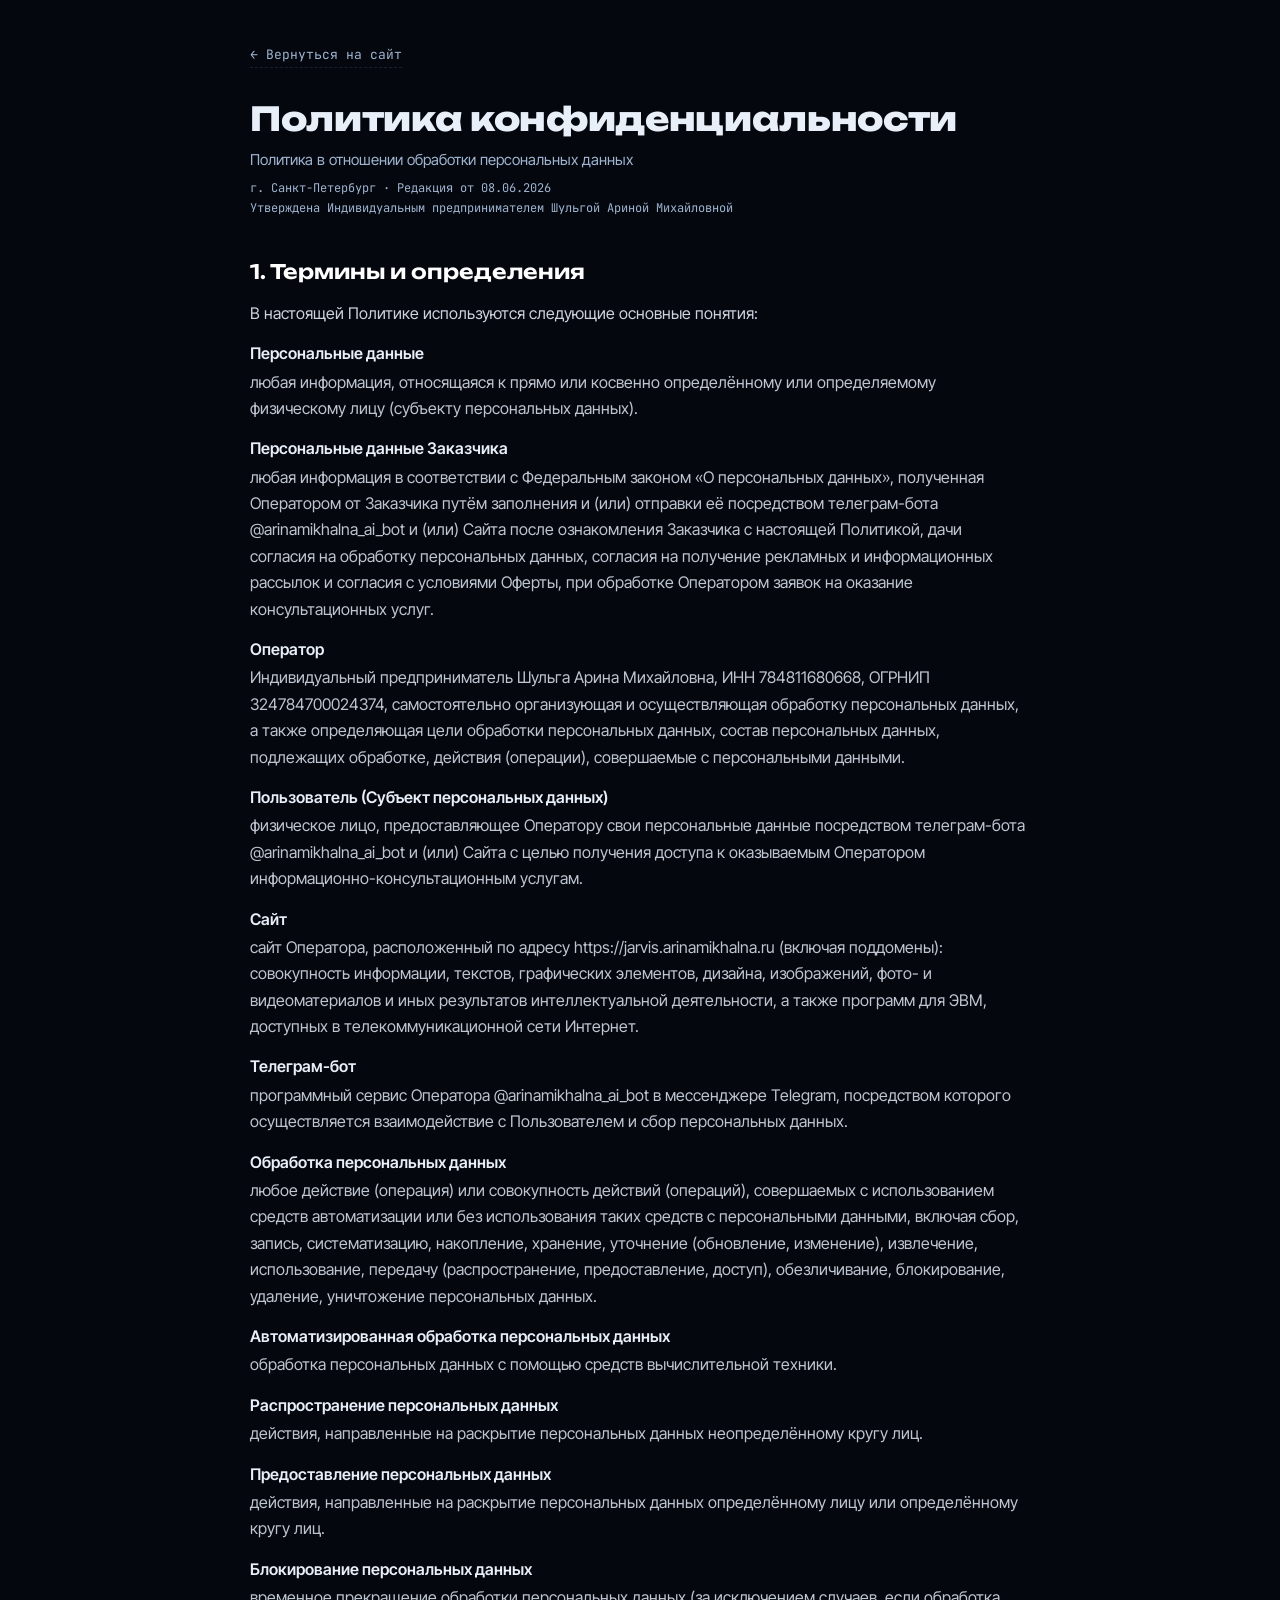
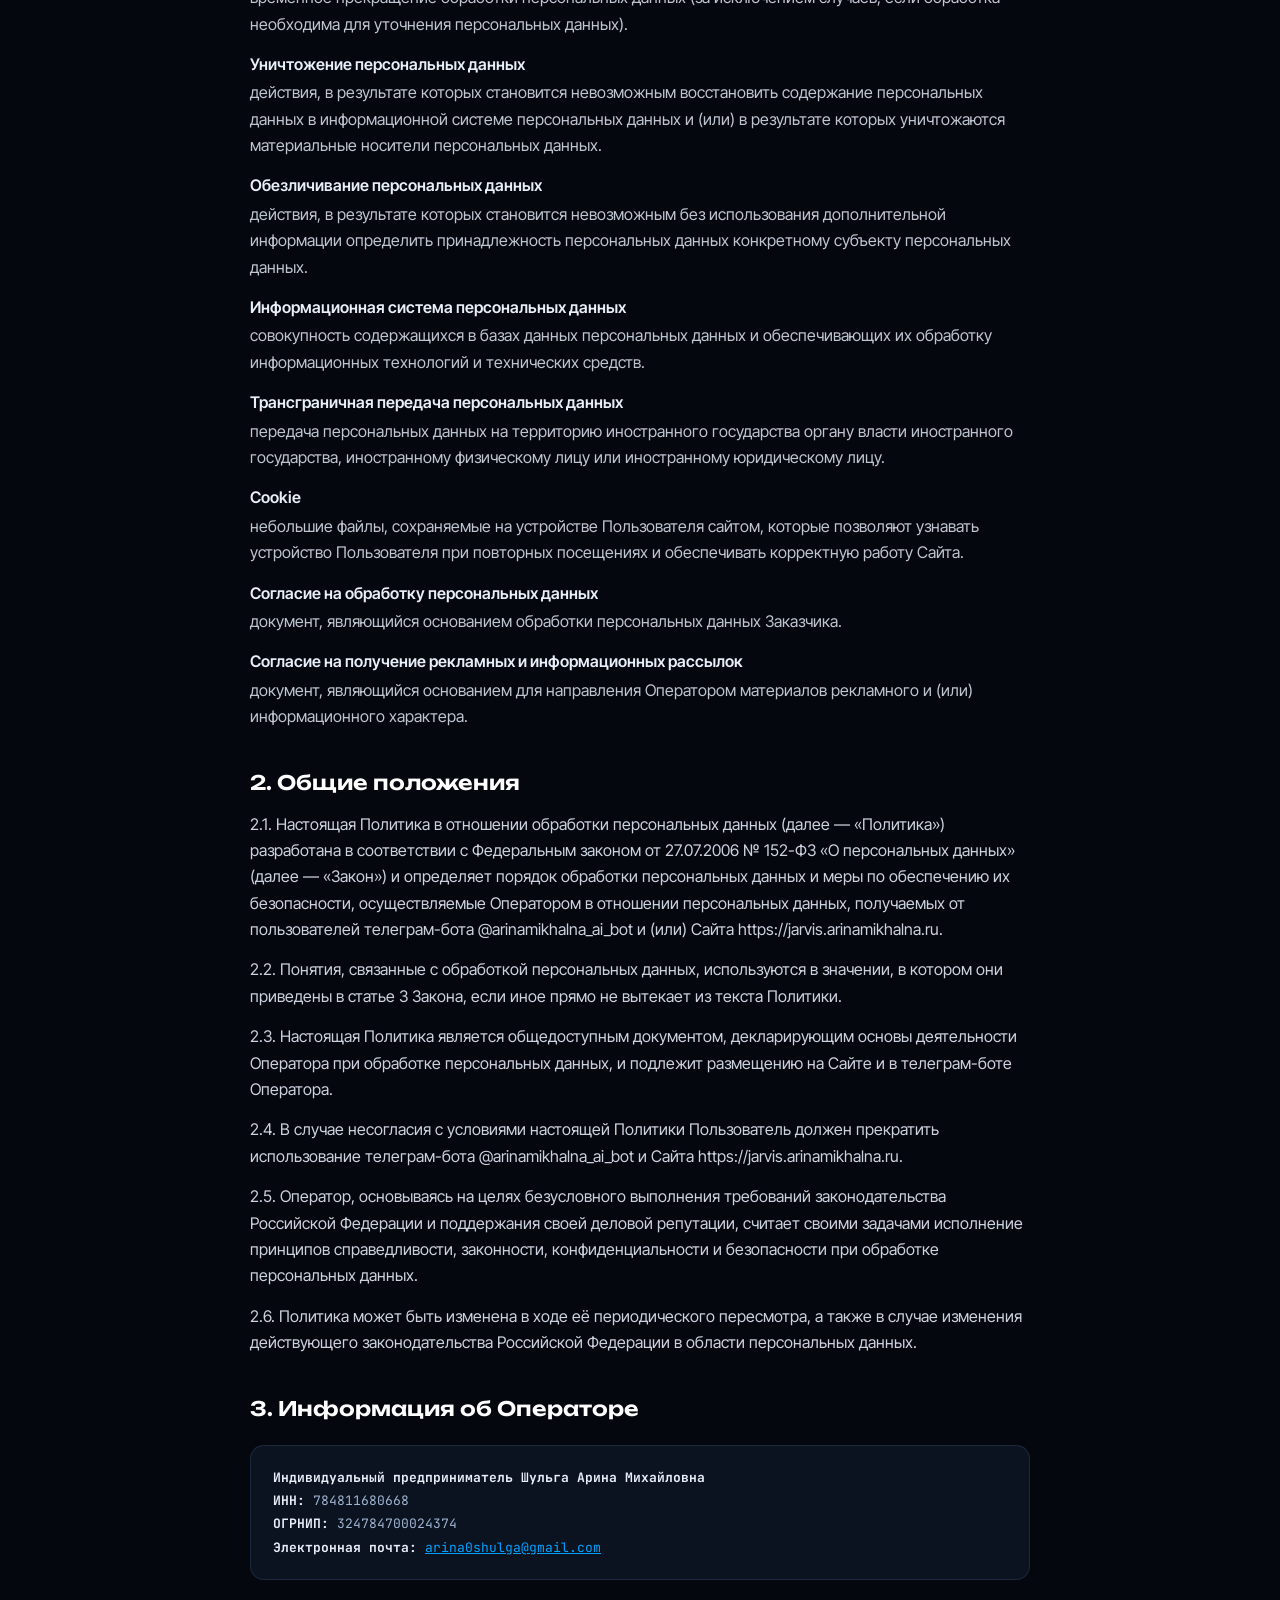
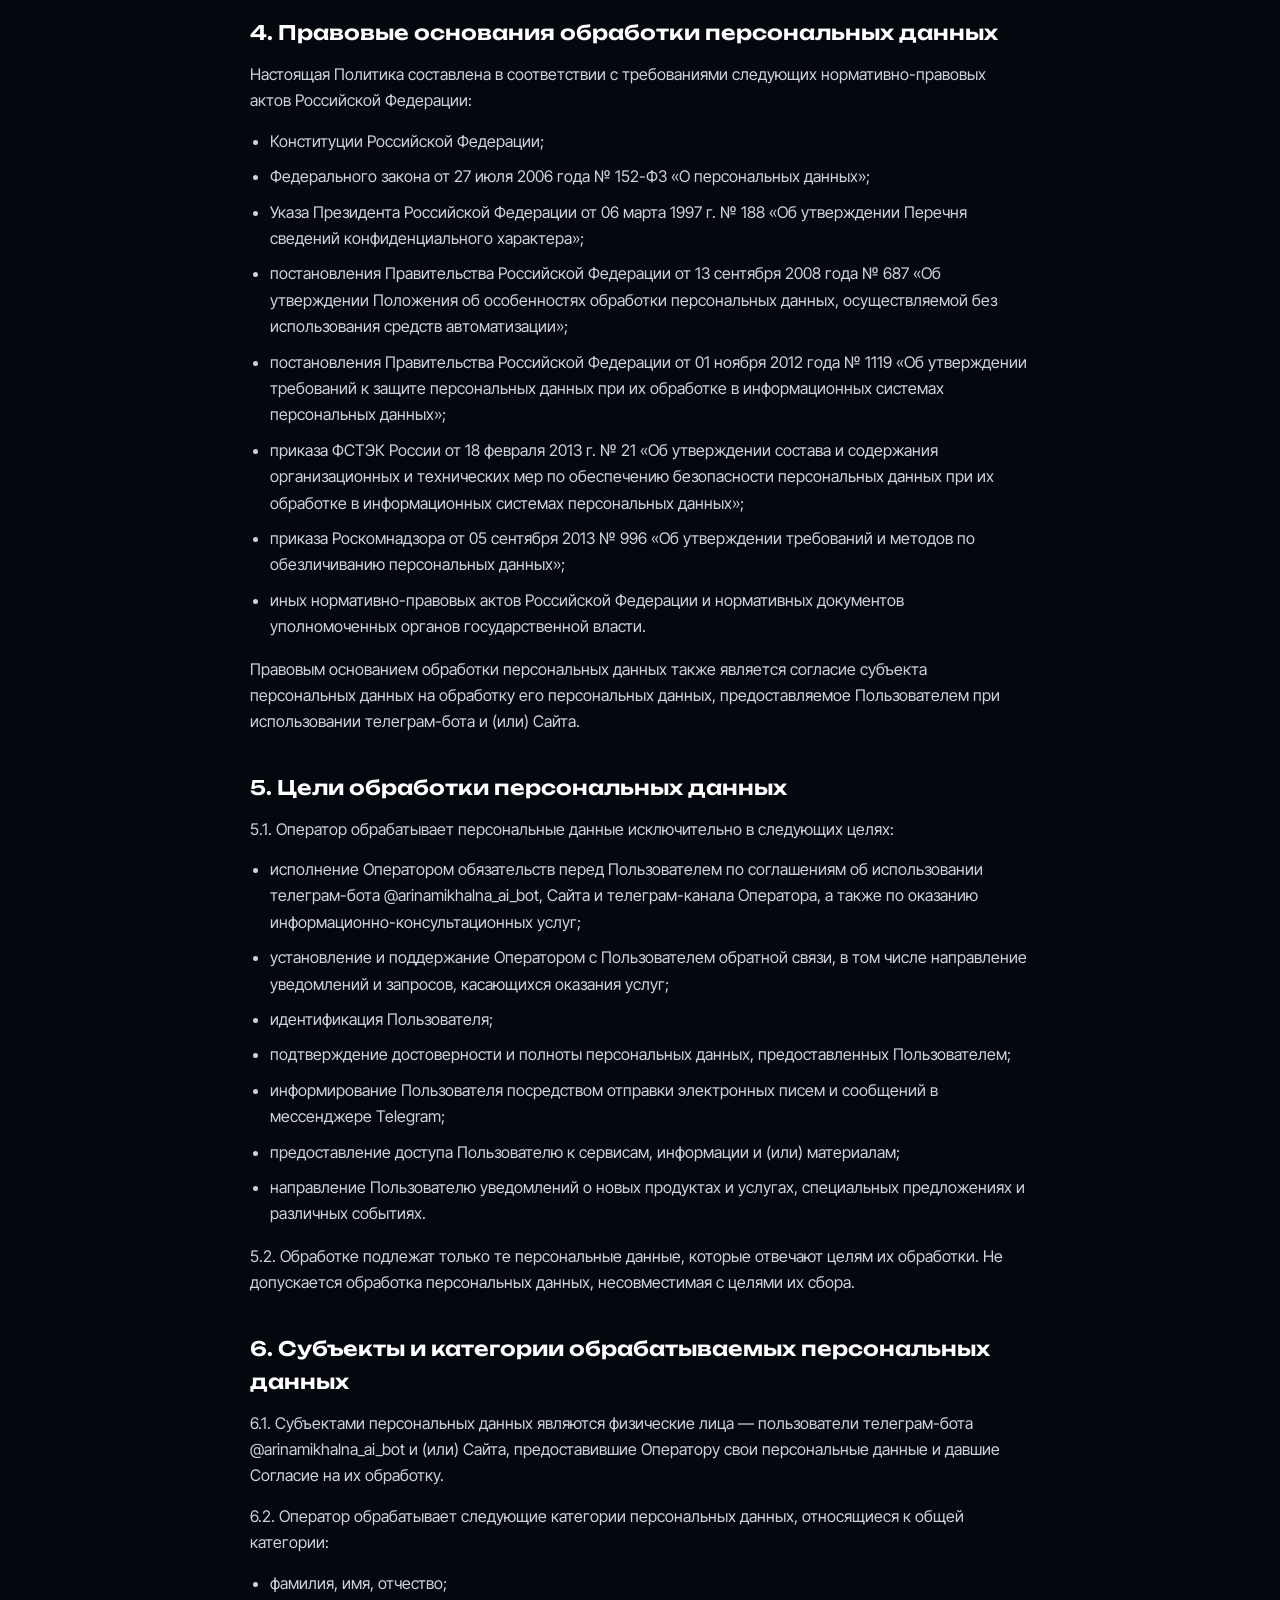
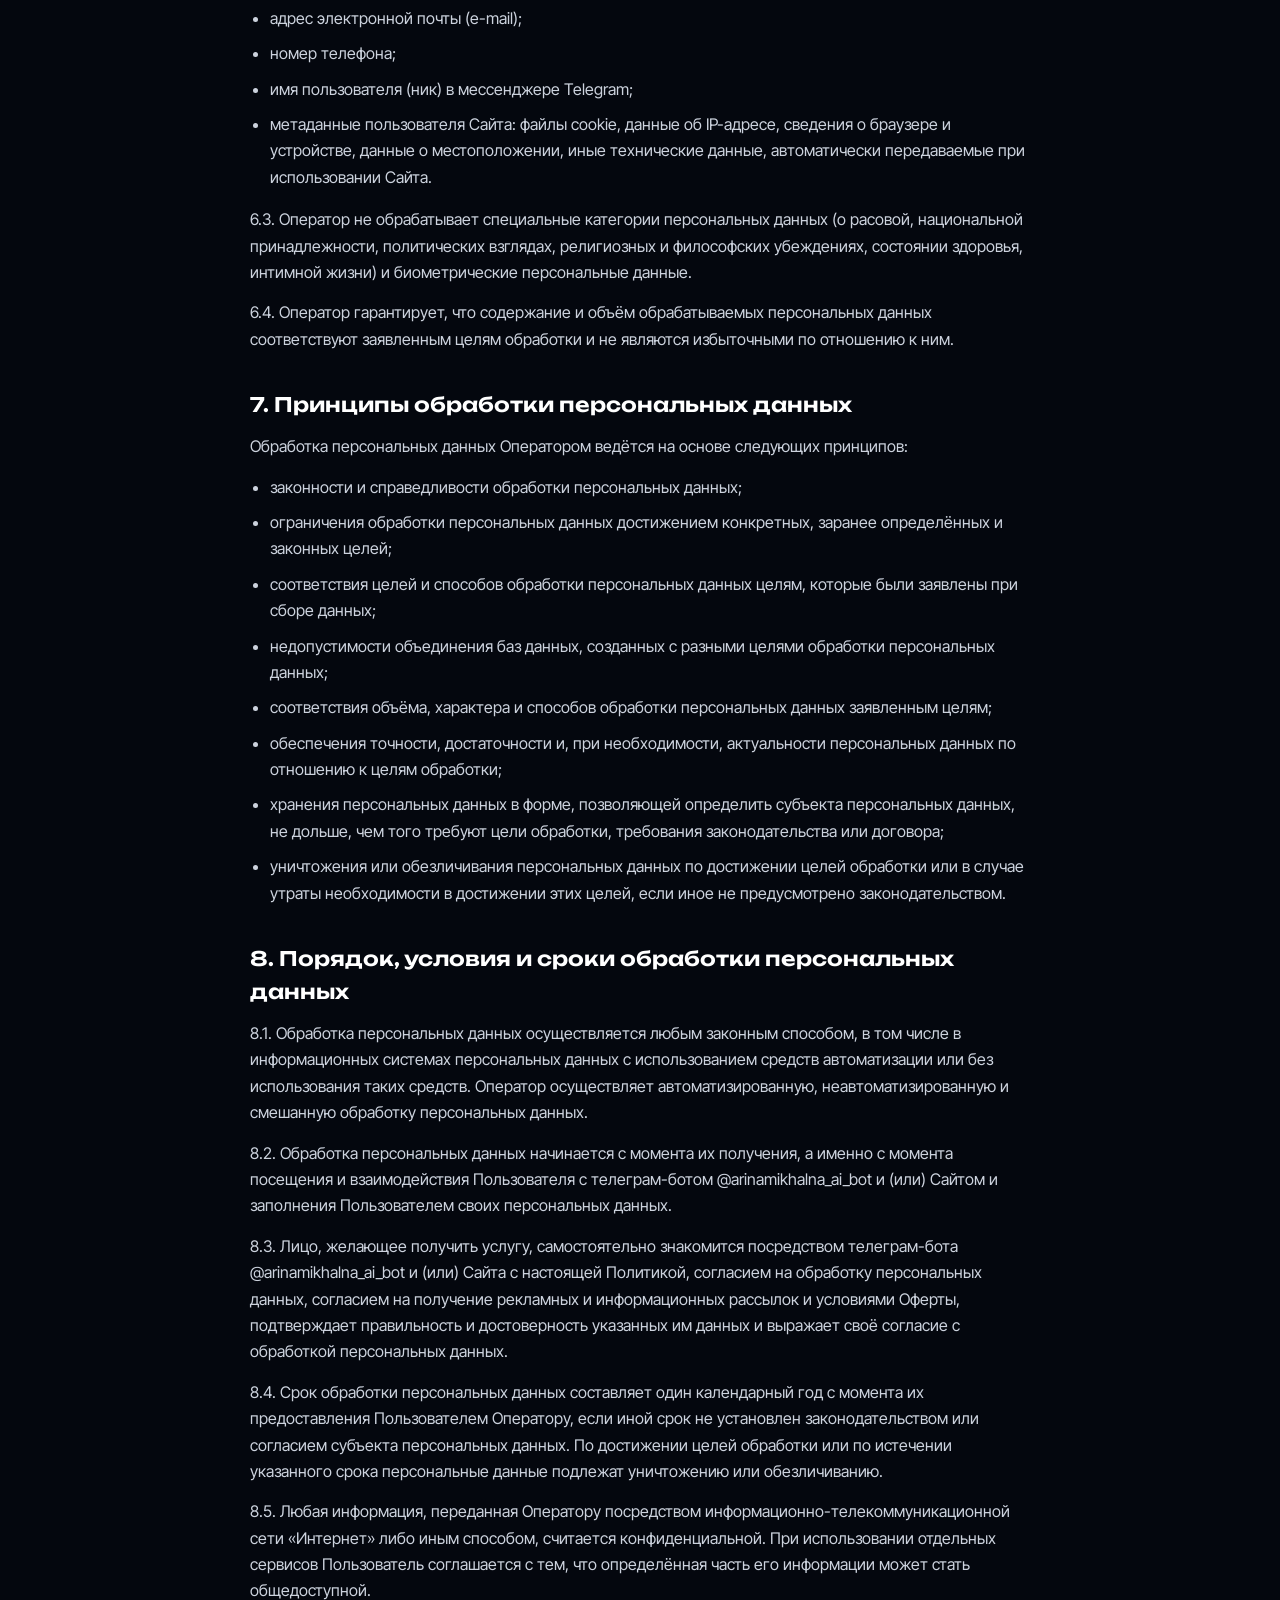
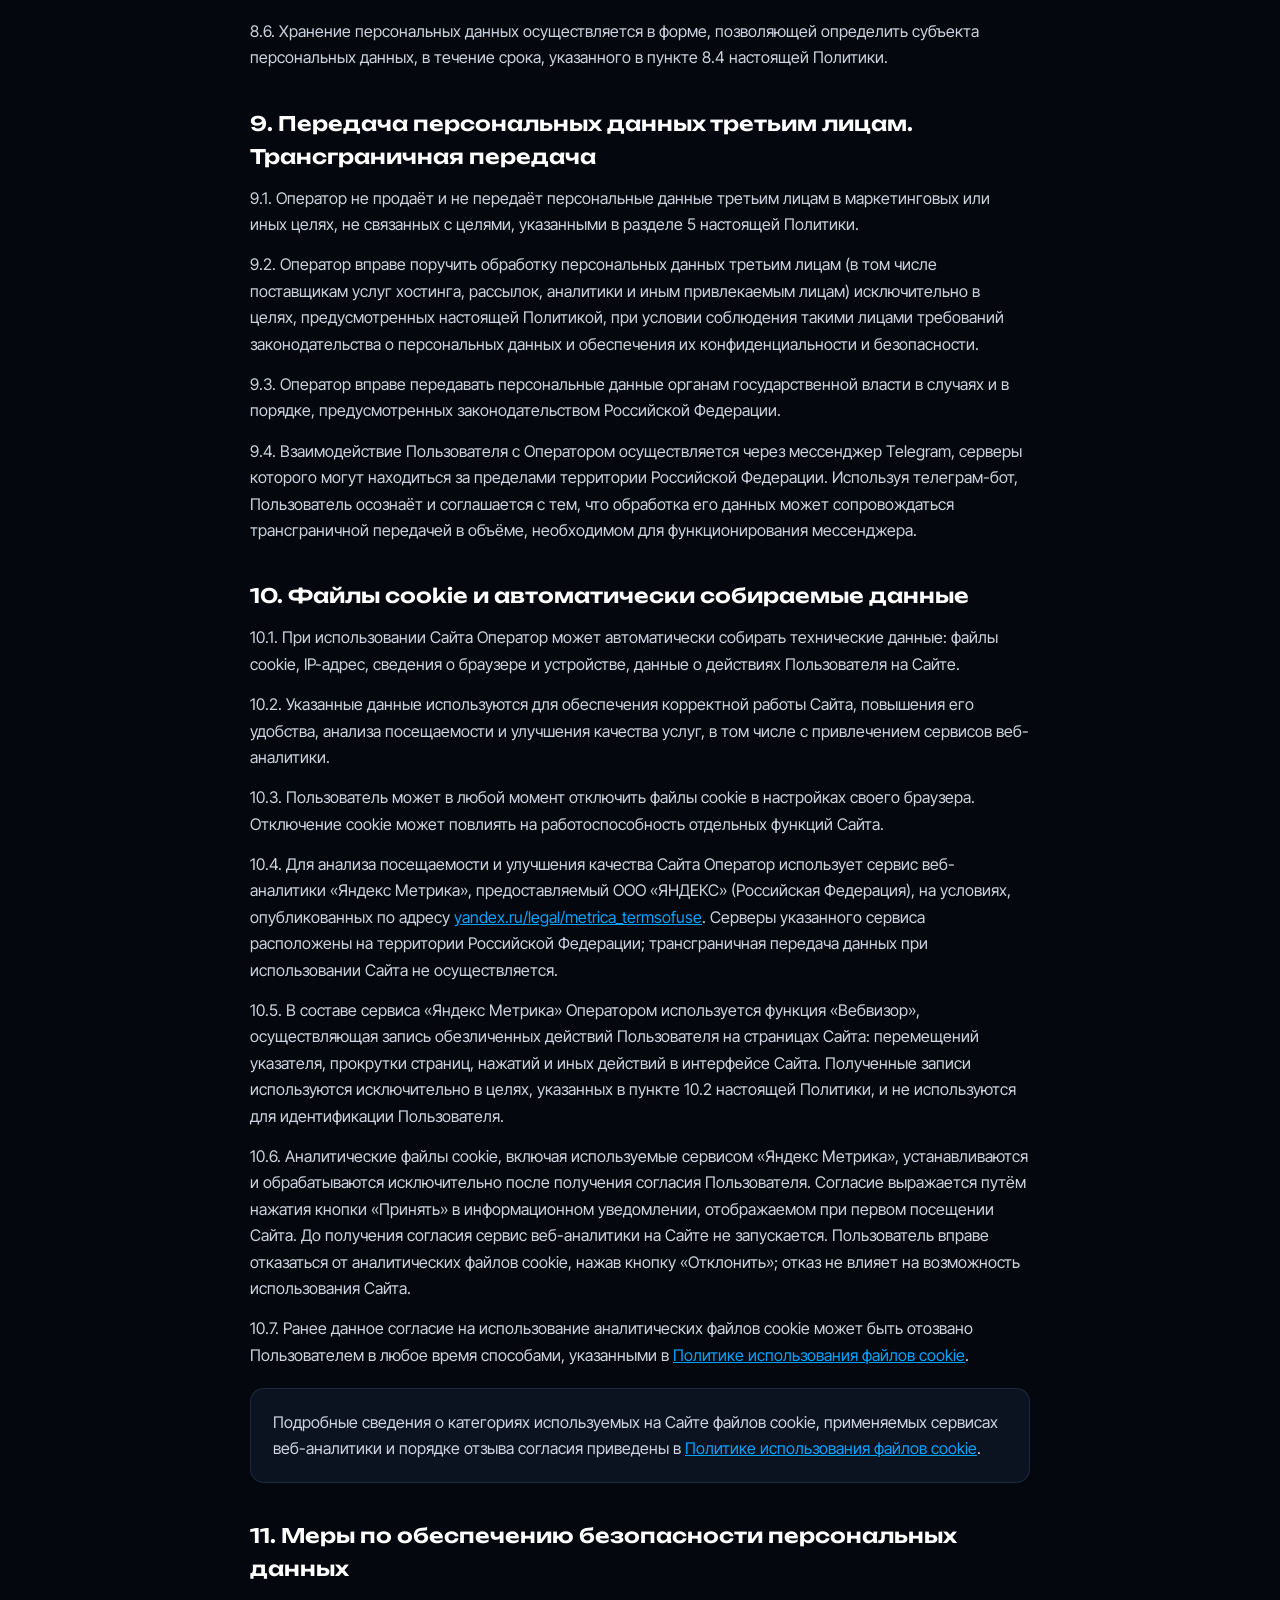
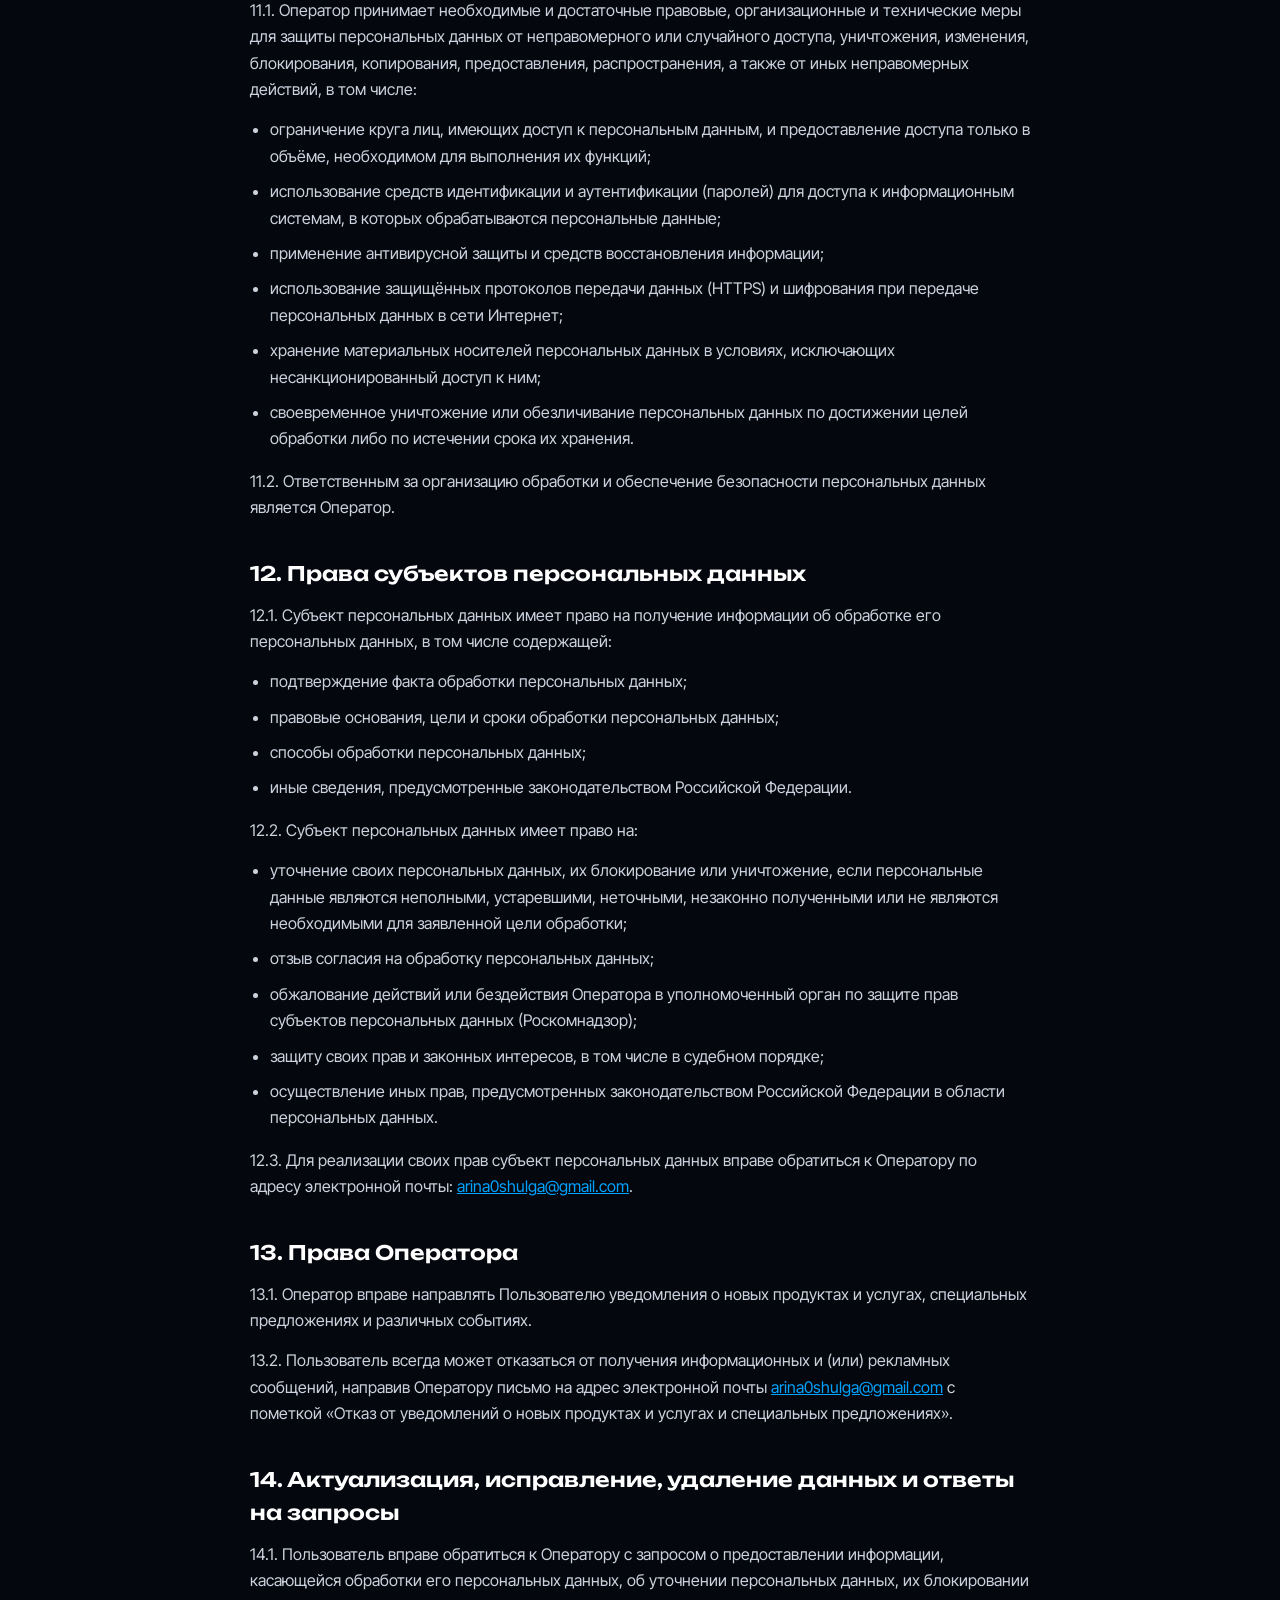
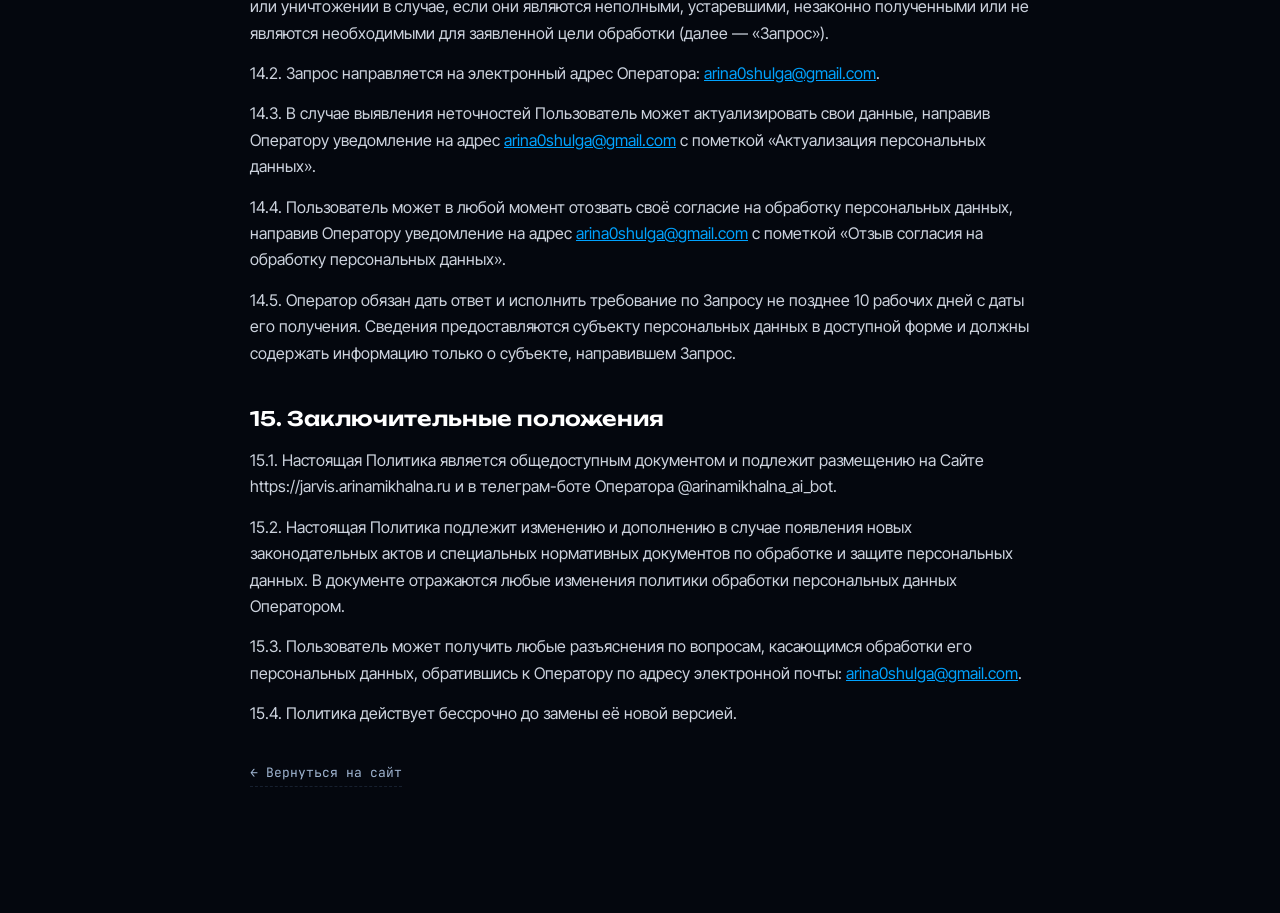
<file: privacy.html>
<!DOCTYPE html>
<html lang="ru">
<head>
<meta charset="UTF-8" />
<meta name="viewport" content="width=device-width, initial-scale=1.0, viewport-fit=cover" />
<title>Политика конфиденциальности — ДЖАРВИС за вечер</title>
<meta name="robots" content="index, follow" />
<link rel="icon" href="favicon.svg" type="image/svg+xml" />
<link rel="preconnect" href="https://fonts.googleapis.com" />
<link rel="preconnect" href="https://fonts.gstatic.com" crossorigin />
<link href="https://fonts.googleapis.com/css2?family=Unbounded:wght@600;800&family=JetBrains+Mono:wght@400;700&family=Inter+Tight:wght@400;500;600&display=swap" rel="stylesheet" />
<style>
  :root{--bg:#04070e;--panel:#0b1220;--line:rgba(122,162,214,.16);--accent:#00A3FF;--text:#e8eff8;--dim:#9fb4d0}
  *{margin:0;padding:0;box-sizing:border-box}
  body{background:var(--bg);color:var(--text);font-family:"Inter Tight",-apple-system,sans-serif;
       line-height:1.65;font-size:16px;-webkit-text-size-adjust:100%}
  .wrap{max-width:820px;margin:0 auto;padding:40px 20px 80px}
  .back{display:inline-block;font-family:"JetBrains Mono",monospace;font-size:13px;color:var(--dim);
        text-decoration:none;margin-bottom:32px;border-bottom:1px dashed var(--line);padding-bottom:2px}
  .back:hover{color:var(--accent);border-color:var(--accent)}
  h1{font-family:"Unbounded",sans-serif;font-weight:800;font-size:clamp(22px,4.2vw,33px);
     line-height:1.15;margin-bottom:10px;letter-spacing:-.01em}
  .sub{font-size:15px;color:var(--dim);margin-bottom:6px}
  .upd{font-family:"JetBrains Mono",monospace;font-size:12px;color:var(--dim);margin-bottom:36px}
  h2{font-family:"Unbounded",sans-serif;font-weight:600;font-size:clamp(16px,2.4vw,20px);
     margin:36px 0 12px;color:#fff}
  p{margin-bottom:14px;color:rgba(232,239,250,.88)}
  ul{margin:0 0 16px 20px}
  li{margin-bottom:9px;color:rgba(232,239,250,.88)}
  a{color:var(--accent)}
  .card{background:var(--panel);border:1px solid var(--line);border-radius:14px;padding:20px 22px;margin:20px 0}
  .card p:last-child{margin-bottom:0}
  dl{margin:0 0 16px}
  dt{font-weight:600;color:var(--text);margin-top:14px}
  dd{margin:2px 0 0;color:rgba(232,239,250,.82)}
  .req{font-family:"JetBrains Mono",monospace;font-size:13px;color:var(--dim);line-height:1.8}
  .req b{color:var(--text)}
</style>
</head>
<body>
<div class="wrap">

  <a class="back" href="/">← Вернуться на сайт</a>

  <h1>Политика конфиденциальности</h1>
  <div class="sub">Политика в отношении обработки персональных данных</div>
  <div class="upd">г. Санкт-Петербург · Редакция от 08.06.2026<br>
    Утверждена Индивидуальным предпринимателем Шульгой Ариной Михайловной</div>

  <h2>1. Термины и определения</h2>
  <p>В настоящей Политике используются следующие основные понятия:</p>
  <dl>
    <dt>Персональные данные</dt>
    <dd>любая информация, относящаяся к прямо или косвенно определённому или определяемому физическому лицу (субъекту персональных данных).</dd>

    <dt>Персональные данные Заказчика</dt>
    <dd>любая информация в соответствии с Федеральным законом «О персональных данных», полученная Оператором от Заказчика путём заполнения и (или) отправки её посредством телеграм-бота @arinamikhalna_ai_bot и (или) Сайта после ознакомления Заказчика с настоящей Политикой, дачи согласия на обработку персональных данных, согласия на получение рекламных и информационных рассылок и согласия с условиями Оферты, при обработке Оператором заявок на оказание консультационных услуг.</dd>

    <dt>Оператор</dt>
    <dd>Индивидуальный предприниматель Шульга Арина Михайловна, ИНН 784811680668, ОГРНИП 324784700024374, самостоятельно организующая и осуществляющая обработку персональных данных, а также определяющая цели обработки персональных данных, состав персональных данных, подлежащих обработке, действия (операции), совершаемые с персональными данными.</dd>

    <dt>Пользователь (Субъект персональных данных)</dt>
    <dd>физическое лицо, предоставляющее Оператору свои персональные данные посредством телеграм-бота @arinamikhalna_ai_bot и (или) Сайта с целью получения доступа к оказываемым Оператором информационно-консультационным услугам.</dd>

    <dt>Сайт</dt>
    <dd>сайт Оператора, расположенный по адресу https://jarvis.arinamikhalna.ru (включая поддомены): совокупность информации, текстов, графических элементов, дизайна, изображений, фото- и видеоматериалов и иных результатов интеллектуальной деятельности, а также программ для ЭВМ, доступных в телекоммуникационной сети Интернет.</dd>

    <dt>Телеграм-бот</dt>
    <dd>программный сервис Оператора @arinamikhalna_ai_bot в мессенджере Telegram, посредством которого осуществляется взаимодействие с Пользователем и сбор персональных данных.</dd>

    <dt>Обработка персональных данных</dt>
    <dd>любое действие (операция) или совокупность действий (операций), совершаемых с использованием средств автоматизации или без использования таких средств с персональными данными, включая сбор, запись, систематизацию, накопление, хранение, уточнение (обновление, изменение), извлечение, использование, передачу (распространение, предоставление, доступ), обезличивание, блокирование, удаление, уничтожение персональных данных.</dd>

    <dt>Автоматизированная обработка персональных данных</dt>
    <dd>обработка персональных данных с помощью средств вычислительной техники.</dd>

    <dt>Распространение персональных данных</dt>
    <dd>действия, направленные на раскрытие персональных данных неопределённому кругу лиц.</dd>

    <dt>Предоставление персональных данных</dt>
    <dd>действия, направленные на раскрытие персональных данных определённому лицу или определённому кругу лиц.</dd>

    <dt>Блокирование персональных данных</dt>
    <dd>временное прекращение обработки персональных данных (за исключением случаев, если обработка необходима для уточнения персональных данных).</dd>

    <dt>Уничтожение персональных данных</dt>
    <dd>действия, в результате которых становится невозможным восстановить содержание персональных данных в информационной системе персональных данных и (или) в результате которых уничтожаются материальные носители персональных данных.</dd>

    <dt>Обезличивание персональных данных</dt>
    <dd>действия, в результате которых становится невозможным без использования дополнительной информации определить принадлежность персональных данных конкретному субъекту персональных данных.</dd>

    <dt>Информационная система персональных данных</dt>
    <dd>совокупность содержащихся в базах данных персональных данных и обеспечивающих их обработку информационных технологий и технических средств.</dd>

    <dt>Трансграничная передача персональных данных</dt>
    <dd>передача персональных данных на территорию иностранного государства органу власти иностранного государства, иностранному физическому лицу или иностранному юридическому лицу.</dd>

    <dt>Cookie</dt>
    <dd>небольшие файлы, сохраняемые на устройстве Пользователя сайтом, которые позволяют узнавать устройство Пользователя при повторных посещениях и обеспечивать корректную работу Сайта.</dd>

    <dt>Согласие на обработку персональных данных</dt>
    <dd>документ, являющийся основанием обработки персональных данных Заказчика.</dd>

    <dt>Согласие на получение рекламных и информационных рассылок</dt>
    <dd>документ, являющийся основанием для направления Оператором материалов рекламного и (или) информационного характера.</dd>
  </dl>

  <h2>2. Общие положения</h2>
  <p>2.1. Настоящая Политика в отношении обработки персональных данных (далее — «Политика») разработана в соответствии с Федеральным законом от 27.07.2006 № 152-ФЗ «О персональных данных» (далее — «Закон») и определяет порядок обработки персональных данных и меры по обеспечению их безопасности, осуществляемые Оператором в отношении персональных данных, получаемых от пользователей телеграм-бота @arinamikhalna_ai_bot и (или) Сайта https://jarvis.arinamikhalna.ru.</p>
  <p>2.2. Понятия, связанные с обработкой персональных данных, используются в значении, в котором они приведены в статье 3 Закона, если иное прямо не вытекает из текста Политики.</p>
  <p>2.3. Настоящая Политика является общедоступным документом, декларирующим основы деятельности Оператора при обработке персональных данных, и подлежит размещению на Сайте и в телеграм-боте Оператора.</p>
  <p>2.4. В случае несогласия с условиями настоящей Политики Пользователь должен прекратить использование телеграм-бота @arinamikhalna_ai_bot и Сайта https://jarvis.arinamikhalna.ru.</p>
  <p>2.5. Оператор, основываясь на целях безусловного выполнения требований законодательства Российской Федерации и поддержания своей деловой репутации, считает своими задачами исполнение принципов справедливости, законности, конфиденциальности и безопасности при обработке персональных данных.</p>
  <p>2.6. Политика может быть изменена в ходе её периодического пересмотра, а также в случае изменения действующего законодательства Российской Федерации в области персональных данных.</p>

  <h2>3. Информация об Операторе</h2>
  <div class="card req">
    <b>Индивидуальный предприниматель Шульга Арина Михайловна</b><br>
    <b>ИНН:</b> 784811680668<br>
    <b>ОГРНИП:</b> 324784700024374<br>
    <b>Электронная почта:</b> <a href="mailto:arina0shulga@gmail.com">arina0shulga@gmail.com</a>
  </div>

  <h2>4. Правовые основания обработки персональных данных</h2>
  <p>Настоящая Политика составлена в соответствии с требованиями следующих нормативно-правовых актов Российской Федерации:</p>
  <ul>
    <li>Конституции Российской Федерации;</li>
    <li>Федерального закона от 27 июля 2006 года № 152-ФЗ «О персональных данных»;</li>
    <li>Указа Президента Российской Федерации от 06 марта 1997 г. № 188 «Об утверждении Перечня сведений конфиденциального характера»;</li>
    <li>постановления Правительства Российской Федерации от 13 сентября 2008 года № 687 «Об утверждении Положения об особенностях обработки персональных данных, осуществляемой без использования средств автоматизации»;</li>
    <li>постановления Правительства Российской Федерации от 01 ноября 2012 года № 1119 «Об утверждении требований к защите персональных данных при их обработке в информационных системах персональных данных»;</li>
    <li>приказа ФСТЭК России от 18 февраля 2013 г. № 21 «Об утверждении состава и содержания организационных и технических мер по обеспечению безопасности персональных данных при их обработке в информационных системах персональных данных»;</li>
    <li>приказа Роскомнадзора от 05 сентября 2013 № 996 «Об утверждении требований и методов по обезличиванию персональных данных»;</li>
    <li>иных нормативно-правовых актов Российской Федерации и нормативных документов уполномоченных органов государственной власти.</li>
  </ul>
  <p>Правовым основанием обработки персональных данных также является согласие субъекта персональных данных на обработку его персональных данных, предоставляемое Пользователем при использовании телеграм-бота и (или) Сайта.</p>

  <h2>5. Цели обработки персональных данных</h2>
  <p>5.1. Оператор обрабатывает персональные данные исключительно в следующих целях:</p>
  <ul>
    <li>исполнение Оператором обязательств перед Пользователем по соглашениям об использовании телеграм-бота @arinamikhalna_ai_bot, Сайта и телеграм-канала Оператора, а также по оказанию информационно-консультационных услуг;</li>
    <li>установление и поддержание Оператором с Пользователем обратной связи, в том числе направление уведомлений и запросов, касающихся оказания услуг;</li>
    <li>идентификация Пользователя;</li>
    <li>подтверждение достоверности и полноты персональных данных, предоставленных Пользователем;</li>
    <li>информирование Пользователя посредством отправки электронных писем и сообщений в мессенджере Telegram;</li>
    <li>предоставление доступа Пользователю к сервисам, информации и (или) материалам;</li>
    <li>направление Пользователю уведомлений о новых продуктах и услугах, специальных предложениях и различных событиях.</li>
  </ul>
  <p>5.2. Обработке подлежат только те персональные данные, которые отвечают целям их обработки. Не допускается обработка персональных данных, несовместимая с целями их сбора.</p>

  <h2>6. Субъекты и категории обрабатываемых персональных данных</h2>
  <p>6.1. Субъектами персональных данных являются физические лица — пользователи телеграм-бота @arinamikhalna_ai_bot и (или) Сайта, предоставившие Оператору свои персональные данные и давшие Согласие на их обработку.</p>
  <p>6.2. Оператор обрабатывает следующие категории персональных данных, относящиеся к общей категории:</p>
  <ul>
    <li>фамилия, имя, отчество;</li>
    <li>адрес электронной почты (e-mail);</li>
    <li>номер телефона;</li>
    <li>имя пользователя (ник) в мессенджере Telegram;</li>
    <li>метаданные пользователя Сайта: файлы cookie, данные об IP-адресе, сведения о браузере и устройстве, данные о местоположении, иные технические данные, автоматически передаваемые при использовании Сайта.</li>
  </ul>
  <p>6.3. Оператор не обрабатывает специальные категории персональных данных (о расовой, национальной принадлежности, политических взглядах, религиозных и философских убеждениях, состоянии здоровья, интимной жизни) и биометрические персональные данные.</p>
  <p>6.4. Оператор гарантирует, что содержание и объём обрабатываемых персональных данных соответствуют заявленным целям обработки и не являются избыточными по отношению к ним.</p>

  <h2>7. Принципы обработки персональных данных</h2>
  <p>Обработка персональных данных Оператором ведётся на основе следующих принципов:</p>
  <ul>
    <li>законности и справедливости обработки персональных данных;</li>
    <li>ограничения обработки персональных данных достижением конкретных, заранее определённых и законных целей;</li>
    <li>соответствия целей и способов обработки персональных данных целям, которые были заявлены при сборе данных;</li>
    <li>недопустимости объединения баз данных, созданных с разными целями обработки персональных данных;</li>
    <li>соответствия объёма, характера и способов обработки персональных данных заявленным целям;</li>
    <li>обеспечения точности, достаточности и, при необходимости, актуальности персональных данных по отношению к целям обработки;</li>
    <li>хранения персональных данных в форме, позволяющей определить субъекта персональных данных, не дольше, чем того требуют цели обработки, требования законодательства или договора;</li>
    <li>уничтожения или обезличивания персональных данных по достижении целей обработки или в случае утраты необходимости в достижении этих целей, если иное не предусмотрено законодательством.</li>
  </ul>

  <h2>8. Порядок, условия и сроки обработки персональных данных</h2>
  <p>8.1. Обработка персональных данных осуществляется любым законным способом, в том числе в информационных системах персональных данных с использованием средств автоматизации или без использования таких средств. Оператор осуществляет автоматизированную, неавтоматизированную и смешанную обработку персональных данных.</p>
  <p>8.2. Обработка персональных данных начинается с момента их получения, а именно с момента посещения и взаимодействия Пользователя с телеграм-ботом @arinamikhalna_ai_bot и (или) Сайтом и заполнения Пользователем своих персональных данных.</p>
  <p>8.3. Лицо, желающее получить услугу, самостоятельно знакомится посредством телеграм-бота @arinamikhalna_ai_bot и (или) Сайта с настоящей Политикой, согласием на обработку персональных данных, согласием на получение рекламных и информационных рассылок и условиями Оферты, подтверждает правильность и достоверность указанных им данных и выражает своё согласие с обработкой персональных данных.</p>
  <p>8.4. Срок обработки персональных данных составляет один календарный год с момента их предоставления Пользователем Оператору, если иной срок не установлен законодательством или согласием субъекта персональных данных. По достижении целей обработки или по истечении указанного срока персональные данные подлежат уничтожению или обезличиванию.</p>
  <p>8.5. Любая информация, переданная Оператору посредством информационно-телекоммуникационной сети «Интернет» либо иным способом, считается конфиденциальной. При использовании отдельных сервисов Пользователь соглашается с тем, что определённая часть его информации может стать общедоступной.</p>
  <p>8.6. Хранение персональных данных осуществляется в форме, позволяющей определить субъекта персональных данных, в течение срока, указанного в пункте 8.4 настоящей Политики.</p>

  <h2>9. Передача персональных данных третьим лицам. Трансграничная передача</h2>
  <p>9.1. Оператор не продаёт и не передаёт персональные данные третьим лицам в маркетинговых или иных целях, не связанных с целями, указанными в разделе 5 настоящей Политики.</p>
  <p>9.2. Оператор вправе поручить обработку персональных данных третьим лицам (в том числе поставщикам услуг хостинга, рассылок, аналитики и иным привлекаемым лицам) исключительно в целях, предусмотренных настоящей Политикой, при условии соблюдения такими лицами требований законодательства о персональных данных и обеспечения их конфиденциальности и безопасности.</p>
  <p>9.3. Оператор вправе передавать персональные данные органам государственной власти в случаях и в порядке, предусмотренных законодательством Российской Федерации.</p>
  <p>9.4. Взаимодействие Пользователя с Оператором осуществляется через мессенджер Telegram, серверы которого могут находиться за пределами территории Российской Федерации. Используя телеграм-бот, Пользователь осознаёт и соглашается с тем, что обработка его данных может сопровождаться трансграничной передачей в объёме, необходимом для функционирования мессенджера.</p>

  <h2>10. Файлы cookie и автоматически собираемые данные</h2>
  <p>10.1. При использовании Сайта Оператор может автоматически собирать технические данные: файлы cookie, IP-адрес, сведения о браузере и устройстве, данные о действиях Пользователя на Сайте.</p>
  <p>10.2. Указанные данные используются для обеспечения корректной работы Сайта, повышения его удобства, анализа посещаемости и улучшения качества услуг, в том числе с привлечением сервисов веб-аналитики.</p>
  <p>10.3. Пользователь может в любой момент отключить файлы cookie в настройках своего браузера. Отключение cookie может повлиять на работоспособность отдельных функций Сайта.</p>
  <p>10.4. Для анализа посещаемости и улучшения качества Сайта Оператор использует сервис веб-аналитики «Яндекс Метрика», предоставляемый ООО «ЯНДЕКС» (Российская Федерация), на условиях, опубликованных по адресу
     <a href="https://yandex.ru/legal/metrica_termsofuse/" target="_blank" rel="noopener">yandex.ru/legal/metrica_termsofuse</a>.
     Серверы указанного сервиса расположены на территории Российской Федерации; трансграничная передача данных при использовании Сайта не осуществляется.</p>
  <p>10.5. В составе сервиса «Яндекс Метрика» Оператором используется функция «Вебвизор», осуществляющая запись обезличенных действий Пользователя на страницах Сайта: перемещений указателя, прокрутки страниц, нажатий и иных действий в интерфейсе Сайта. Полученные записи используются исключительно в целях, указанных в пункте 10.2 настоящей Политики, и не используются для идентификации Пользователя.</p>
  <p>10.6. Аналитические файлы cookie, включая используемые сервисом «Яндекс Метрика», устанавливаются и обрабатываются исключительно после получения согласия Пользователя. Согласие выражается путём нажатия кнопки «Принять» в информационном уведомлении, отображаемом при первом посещении Сайта. До получения согласия сервис веб-аналитики на Сайте не запускается. Пользователь вправе отказаться от аналитических файлов cookie, нажав кнопку «Отклонить»; отказ не влияет на возможность использования Сайта.</p>
  <p>10.7. Ранее данное согласие на использование аналитических файлов cookie может быть отозвано Пользователем в любое время способами, указанными в
     <a href="/cookie.html">Политике использования файлов cookie</a>.</p>
  <div class="card">
    <p>Подробные сведения о категориях используемых на Сайте файлов cookie, применяемых сервисах
       веб-аналитики и порядке отзыва согласия приведены в
       <a href="/cookie.html">Политике использования файлов cookie</a>.</p>
  </div>

  <h2>11. Меры по обеспечению безопасности персональных данных</h2>
  <p>11.1. Оператор принимает необходимые и достаточные правовые, организационные и технические меры для защиты персональных данных от неправомерного или случайного доступа, уничтожения, изменения, блокирования, копирования, предоставления, распространения, а также от иных неправомерных действий, в том числе:</p>
  <ul>
    <li>ограничение круга лиц, имеющих доступ к персональным данным, и предоставление доступа только в объёме, необходимом для выполнения их функций;</li>
    <li>использование средств идентификации и аутентификации (паролей) для доступа к информационным системам, в которых обрабатываются персональные данные;</li>
    <li>применение антивирусной защиты и средств восстановления информации;</li>
    <li>использование защищённых протоколов передачи данных (HTTPS) и шифрования при передаче персональных данных в сети Интернет;</li>
    <li>хранение материальных носителей персональных данных в условиях, исключающих несанкционированный доступ к ним;</li>
    <li>своевременное уничтожение или обезличивание персональных данных по достижении целей обработки либо по истечении срока их хранения.</li>
  </ul>
  <p>11.2. Ответственным за организацию обработки и обеспечение безопасности персональных данных является Оператор.</p>

  <h2>12. Права субъектов персональных данных</h2>
  <p>12.1. Субъект персональных данных имеет право на получение информации об обработке его персональных данных, в том числе содержащей:</p>
  <ul>
    <li>подтверждение факта обработки персональных данных;</li>
    <li>правовые основания, цели и сроки обработки персональных данных;</li>
    <li>способы обработки персональных данных;</li>
    <li>иные сведения, предусмотренные законодательством Российской Федерации.</li>
  </ul>
  <p>12.2. Субъект персональных данных имеет право на:</p>
  <ul>
    <li>уточнение своих персональных данных, их блокирование или уничтожение, если персональные данные являются неполными, устаревшими, неточными, незаконно полученными или не являются необходимыми для заявленной цели обработки;</li>
    <li>отзыв согласия на обработку персональных данных;</li>
    <li>обжалование действий или бездействия Оператора в уполномоченный орган по защите прав субъектов персональных данных (Роскомнадзор);</li>
    <li>защиту своих прав и законных интересов, в том числе в судебном порядке;</li>
    <li>осуществление иных прав, предусмотренных законодательством Российской Федерации в области персональных данных.</li>
  </ul>
  <p>12.3. Для реализации своих прав субъект персональных данных вправе обратиться к Оператору по адресу электронной почты:
     <a href="mailto:arina0shulga@gmail.com">arina0shulga@gmail.com</a>.</p>

  <h2>13. Права Оператора</h2>
  <p>13.1. Оператор вправе направлять Пользователю уведомления о новых продуктах и услугах, специальных предложениях и различных событиях.</p>
  <p>13.2. Пользователь всегда может отказаться от получения информационных и (или) рекламных сообщений, направив Оператору письмо на адрес электронной почты
     <a href="mailto:arina0shulga@gmail.com">arina0shulga@gmail.com</a>
     с пометкой «Отказ от уведомлений о новых продуктах и услугах и специальных предложениях».</p>

  <h2>14. Актуализация, исправление, удаление данных и ответы на запросы</h2>
  <p>14.1. Пользователь вправе обратиться к Оператору с запросом о предоставлении информации, касающейся обработки его персональных данных, об уточнении персональных данных, их блокировании или уничтожении в случае, если они являются неполными, устаревшими, незаконно полученными или не являются необходимыми для заявленной цели обработки (далее — «Запрос»).</p>
  <p>14.2. Запрос направляется на электронный адрес Оператора:
     <a href="mailto:arina0shulga@gmail.com">arina0shulga@gmail.com</a>.</p>
  <p>14.3. В случае выявления неточностей Пользователь может актуализировать свои данные, направив Оператору уведомление на адрес
     <a href="mailto:arina0shulga@gmail.com">arina0shulga@gmail.com</a> с пометкой «Актуализация персональных данных».</p>
  <p>14.4. Пользователь может в любой момент отозвать своё согласие на обработку персональных данных, направив Оператору уведомление на адрес
     <a href="mailto:arina0shulga@gmail.com">arina0shulga@gmail.com</a> с пометкой «Отзыв согласия на обработку персональных данных».</p>
  <p>14.5. Оператор обязан дать ответ и исполнить требование по Запросу не позднее 10 рабочих дней с даты его получения. Сведения предоставляются субъекту персональных данных в доступной форме и должны содержать информацию только о субъекте, направившем Запрос.</p>

  <h2>15. Заключительные положения</h2>
  <p>15.1. Настоящая Политика является общедоступным документом и подлежит размещению на Сайте https://jarvis.arinamikhalna.ru и в телеграм-боте Оператора @arinamikhalna_ai_bot.</p>
  <p>15.2. Настоящая Политика подлежит изменению и дополнению в случае появления новых законодательных актов и специальных нормативных документов по обработке и защите персональных данных. В документе отражаются любые изменения политики обработки персональных данных Оператором.</p>
  <p>15.3. Пользователь может получить любые разъяснения по вопросам, касающимся обработки его персональных данных, обратившись к Оператору по адресу электронной почты:
     <a href="mailto:arina0shulga@gmail.com">arina0shulga@gmail.com</a>.</p>
  <p>15.4. Политика действует бессрочно до замены её новой версией.</p>

  <p style="margin-top:32px"><a class="back" href="/">← Вернуться на сайт</a></p>

</div>
</body>
</html>
</file>
